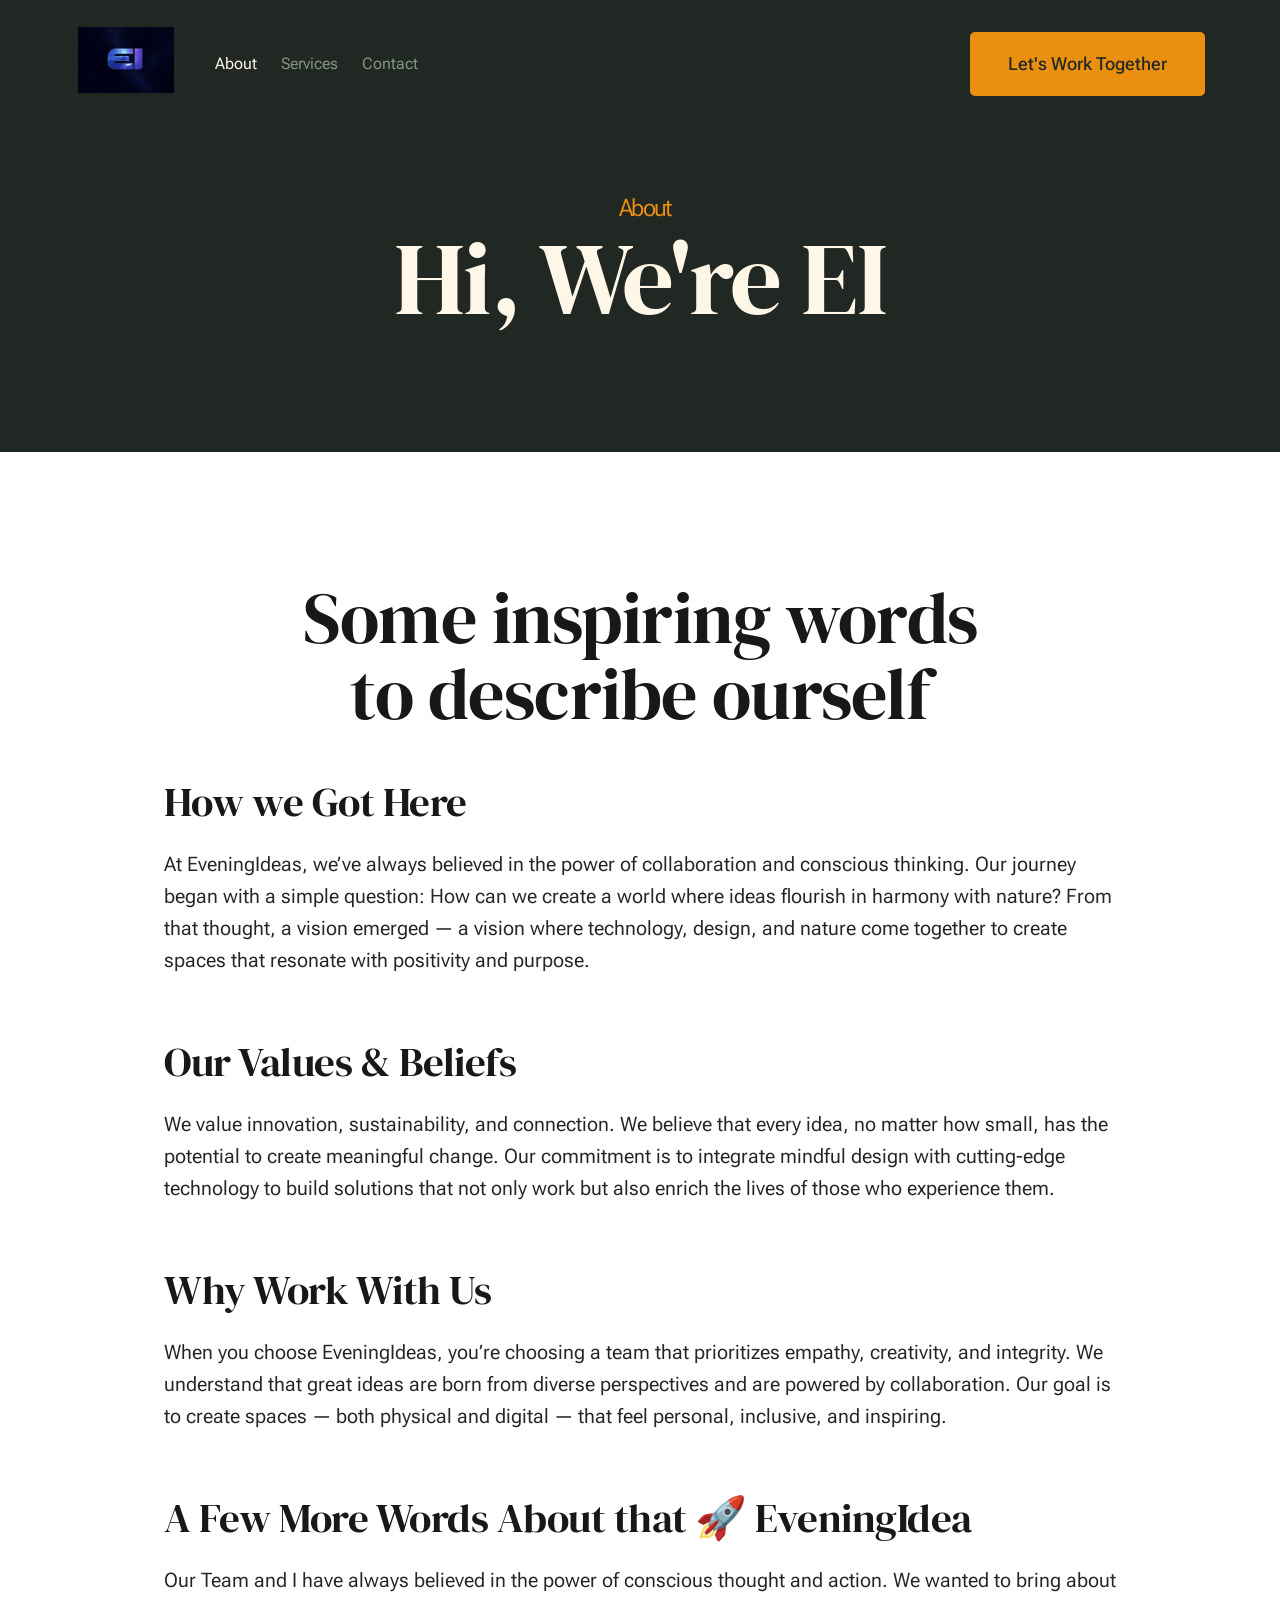
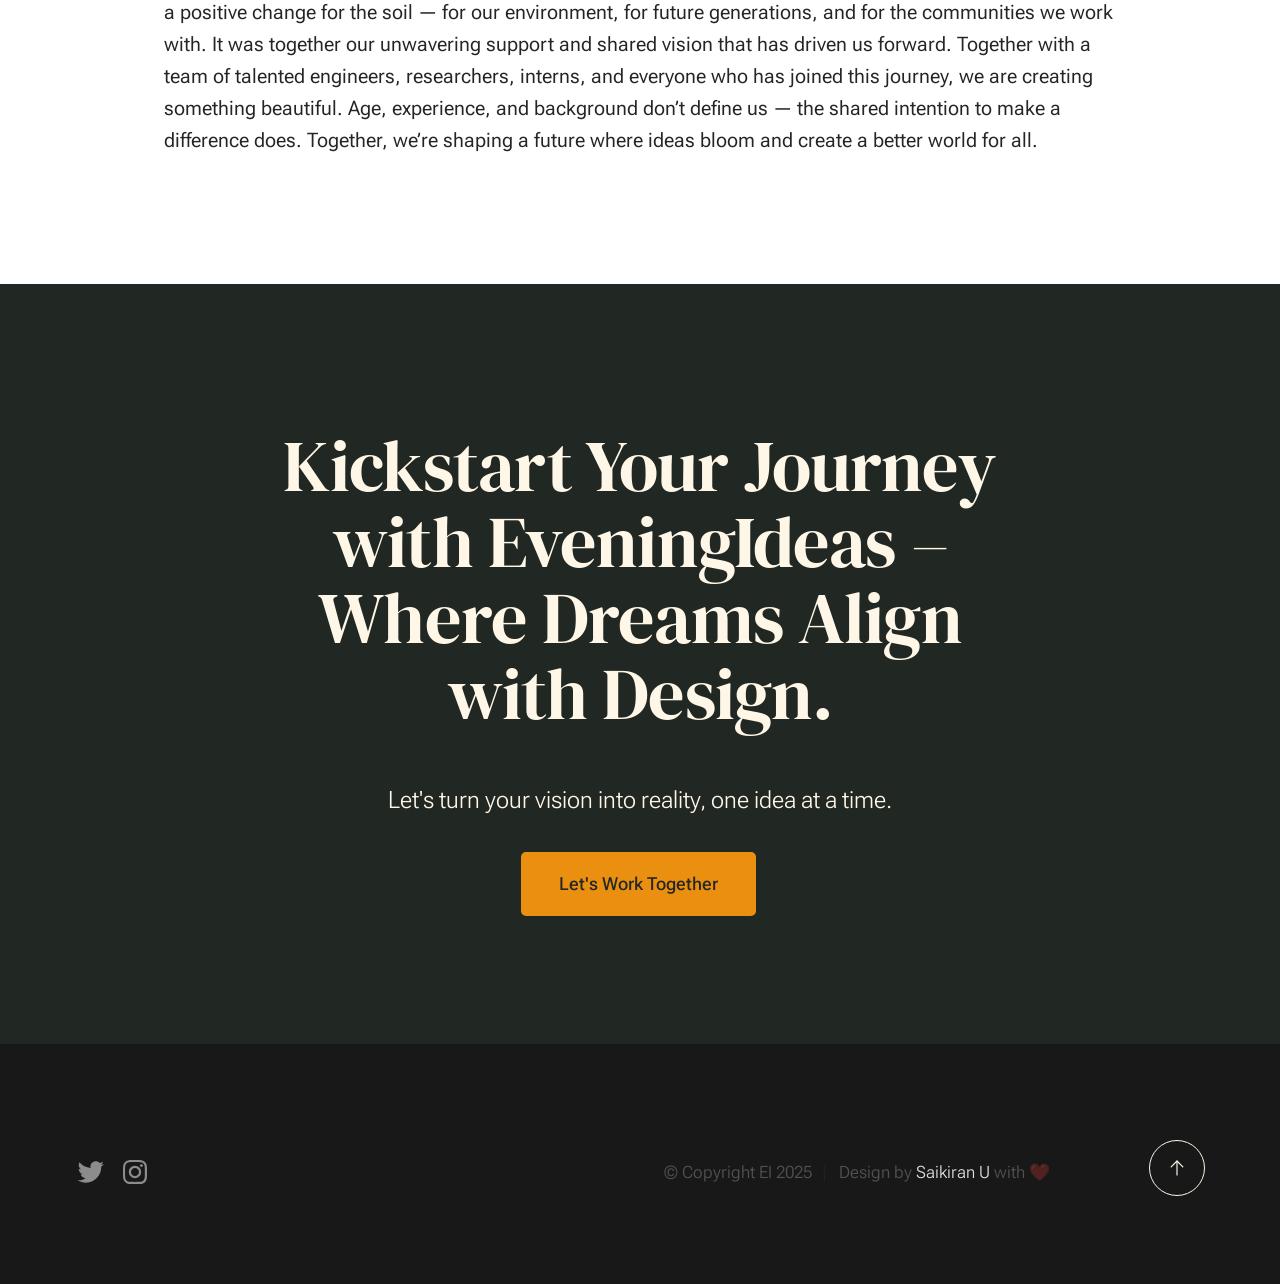
<file: about.html>
<!DOCTYPE html>
<html lang="en" class="no-js" >
<head>

    <!--- basic page needs
    ================================================== -->
    <meta charset="utf-8">
    <meta name="viewport" content="width=device-width, initial-scale=1">
    <title>About - EI</title>

    <script>
        document.documentElement.classList.remove('no-js');
        document.documentElement.classList.add('js');
    </script>

    <!-- CSS
    ================================================== -->
    <link rel="stylesheet" href="css/vendor.css">
    <link rel="stylesheet" href="css/styles.css">

    <!-- favicons
    ================================================== -->
    <link rel="apple-touch-icon" sizes="180x180" href="apple-touch-icon.jpeg">
    <link rel="icon" type="image/png" sizes="32x32" href="favicon-32x32.jpeg">
    <link rel="icon" type="image/png" sizes="16x16" href="favicon-16x16.jpeg">
    <link rel="manifest" href="site.webmanifest">

</head>


<body id="top">


    <!-- preloader
    ================================================== -->
    <div id="preloader">
        <div id="loader" class="dots-fade">
            <div></div>
            <div></div>
            <div></div>
        </div>
    </div>


    <!-- page wrap
    ================================================== -->
    <div id="page" class="s-pagewrap">


        <!-- # site header 
        ================================================== -->
        <header class="s-header">

            <div class="row s-header__inner width-sixteen-col">

                <div class="s-header__block">
                    <div class="s-header__logo">
                        <a class="logo" href="index.html">
                            <img src="images/logo.jpeg" alt="Homepage">
                        </a>
                    </div>

                    <a class="s-header__menu-toggle" href="#0"><span>Menu</span></a>
                </div> <!-- end s-header__block -->

                <nav class="s-header__nav">
    
                    <ul class="s-header__menu-links">
                        <li class="current"><a href="about.html">About</a></li>
                        <li><a href="services.html">Services</a></li>
                        <li><a href="contact.html">Contact</a></li>
                    </ul> <!-- s-header__menu-links -->

                    <div class="s-header__contact">
                        <a href="contact.html" class="btn btn--primary s-header__contact-btn">Let's Work Together</a>                        
                    </div> <!-- s-header__contact -->
    
                </nav> <!-- end s-header__nav -->

            </div> <!-- end s-header__inner -->

        </header> <!-- end s-header -->


        <!-- # site main content
        ================================================== -->
        <section id="content" class="s-content">

               <section class="s-pageheader pageheader">
                    <div class="row">
                        <div class="column xl-12">
                            <h1 class="page-title">
                                <span class="page-title__small-type text-pretitle">About</span>
                                Hi, We're EI
                            </h1>
                            
                        </div>
                    </div>
               </section> <!-- end pageheader --> 

               <section class="s-pagecontent pagecontent">

                    <div class="row row-x-center text-center">
                        <div class="column xl-8 lg-12">
                            <h2 class="text-display-title">Some inspiring words to describe ourself</h2>
                        </div>                       
                    </div> <!-- end pageintro -->   

                    <div class="row width-narrower pagemain">
                        <div class="column xl-12"> 

                            <h2>How we Got Here</h2>
                            <p>
                                At EveningIdeas, we’ve always believed in the power of collaboration and conscious thinking. 
                                Our journey began with a simple question: How can we create a world where ideas flourish in harmony with nature? 
                                From that thought, a vision emerged — a vision where technology, design, and nature come together to create spaces that resonate with positivity and purpose.
                            </p>

                            <h2>Our Values & Beliefs</h2>

                            
                            <p>
                               We value innovation, sustainability, and connection. 
                               We believe that every idea, no matter how small, has the potential to create meaningful change. 
                               Our commitment is to integrate mindful design with cutting-edge technology to build solutions that not only work but also enrich the lives of those who experience them.
                            </p>
                            
                            <h2>Why Work With Us</h2>
                            <p>
                               When you choose EveningIdeas, you’re choosing a team that prioritizes empathy, creativity, and integrity. 
                               We understand that great ideas are born from diverse perspectives and are powered by collaboration. 
                               Our goal is to create spaces — both physical and digital — that feel personal, inclusive, and inspiring.
                            </p>

                            <h2>A Few More Words About that 🚀 EveningIdea</h2>
                            <p>
                                Our Team and I have always believed in the power of conscious thought and action. 
                                We wanted to bring about a positive change for the soil — for our environment, for future generations, and for the communities we work with. 
                                It was together our unwavering support and shared vision that has driven us forward. Together with a team of talented engineers, researchers, interns, and 
                                everyone who has joined this journey, 
                                we are creating something beautiful. Age, experience, and background don’t define us — 
                                the shared intention to make a difference does. Together, we’re shaping a future where ideas bloom and 
                                create a better world for all.
                            </p>

                        </div> <!-- end grid-block-->
                    </div> <!-- end pagemain -->

               </section> <!-- pagecontent -->

    

        </section> <!-- s-content-->

        <!-- # cta
        ================================================== -->
        <section id="cta" class="s-cta"> 

            <div class="row row-x-center text-center">
                <div class="column xl-8 lg-12">

                    <div class="s-cta__content">
                        <h2 class="text-display-title">
                            Kickstart Your Journey with EveningIdeas – Where Dreams Align with Design.
                        </h2>
                        <p class="lead">
                            Let's turn your vision into reality, one idea at a time.
                        </p>
                        <a href="contact.html" class="btn btn--primary">Let's Work Together</a>
                    </div>

                </div>
            </div>

        </section> <!-- end s-cta -->

        


        <!-- # footer 
        ================================================== -->
        <footer class="s-footer">
            <div class="row s-footer__bottom">
                <div class="column xl-6 lg-12">
                    <ul class="s-footer__social social-list">
                        <li>
                            <a href="#0">
                                <svg xmlns="http://www.w3.org/2000/svg" width="24" height="24" viewBox="0 0 24 24" style="fill:rgba(0, 0, 0, 1);transform:;-ms-filter:"><path d="M19.633,7.997c0.013,0.175,0.013,0.349,0.013,0.523c0,5.325-4.053,11.461-11.46,11.461c-2.282,0-4.402-0.661-6.186-1.809 c0.324,0.037,0.636,0.05,0.973,0.05c1.883,0,3.616-0.636,5.001-1.721c-1.771-0.037-3.255-1.197-3.767-2.793 c0.249,0.037,0.499,0.062,0.761,0.062c0.361,0,0.724-0.05,1.061-0.137c-1.847-0.374-3.23-1.995-3.23-3.953v-0.05 c0.537,0.299,1.16,0.486,1.82,0.511C3.534,9.419,2.823,8.184,2.823,6.787c0-0.748,0.199-1.434,0.548-2.032 c1.983,2.443,4.964,4.04,8.306,4.215c-0.062-0.3-0.1-0.611-0.1-0.923c0-2.22,1.796-4.028,4.028-4.028 c1.16,0,2.207,0.486,2.943,1.272c0.91-0.175,1.782-0.512,2.556-0.973c-0.299,0.935-0.936,1.721-1.771,2.22 c0.811-0.088,1.597-0.312,2.319-0.624C21.104,6.712,20.419,7.423,19.633,7.997z"></path></svg>
                                <span class="u-screen-reader-text">Twitter</span>
                            </a>
                        </li>
                        <li>
                            <a href="#0">
                                <svg xmlns="http://www.w3.org/2000/svg" width="24" height="24" viewBox="0 0 24 24" style="fill:rgba(0, 0, 0, 1);transform:;-ms-filter:"><path d="M11.999,7.377c-2.554,0-4.623,2.07-4.623,4.623c0,2.554,2.069,4.624,4.623,4.624c2.552,0,4.623-2.07,4.623-4.624 C16.622,9.447,14.551,7.377,11.999,7.377L11.999,7.377z M11.999,15.004c-1.659,0-3.004-1.345-3.004-3.003 c0-1.659,1.345-3.003,3.004-3.003s3.002,1.344,3.002,3.003C15.001,13.659,13.658,15.004,11.999,15.004L11.999,15.004z"></path><circle cx="16.806" cy="7.207" r="1.078"></circle><path d="M20.533,6.111c-0.469-1.209-1.424-2.165-2.633-2.632c-0.699-0.263-1.438-0.404-2.186-0.42 c-0.963-0.042-1.268-0.054-3.71-0.054s-2.755,0-3.71,0.054C7.548,3.074,6.809,3.215,6.11,3.479C4.9,3.946,3.945,4.902,3.477,6.111 c-0.263,0.7-0.404,1.438-0.419,2.186c-0.043,0.962-0.056,1.267-0.056,3.71c0,2.442,0,2.753,0.056,3.71 c0.015,0.748,0.156,1.486,0.419,2.187c0.469,1.208,1.424,2.164,2.634,2.632c0.696,0.272,1.435,0.426,2.185,0.45 c0.963,0.042,1.268,0.055,3.71,0.055s2.755,0,3.71-0.055c0.747-0.015,1.486-0.157,2.186-0.419c1.209-0.469,2.164-1.424,2.633-2.633 c0.263-0.7,0.404-1.438,0.419-2.186c0.043-0.962,0.056-1.267,0.056-3.71s0-2.753-0.056-3.71C20.941,7.57,20.801,6.819,20.533,6.111z M19.315,15.643c-0.007,0.576-0.111,1.147-0.311,1.688c-0.305,0.787-0.926,1.409-1.712,1.711c-0.535,0.199-1.099,0.303-1.67,0.311 c-0.95,0.044-1.218,0.055-3.654,0.055c-2.438,0-2.687,0-3.655-0.055c-0.569-0.007-1.135-0.112-1.669-0.311 c-0.789-0.301-1.414-0.923-1.719-1.711c-0.196-0.534-0.302-1.099-0.311-1.669c-0.043-0.95-0.053-1.218-0.053-3.654 c0-2.437,0-2.686,0.053-3.655c0.007-0.576,0.111-1.146,0.311-1.687c0.305-0.789,0.93-1.41,1.719-1.712 c0.534-0.198,1.1-0.303,1.669-0.311c0.951-0.043,1.218-0.055,3.655-0.055c2.437,0,2.687,0,3.654,0.055 c0.571,0.007,1.135,0.112,1.67,0.311c0.786,0.303,1.407,0.925,1.712,1.712c0.196,0.534,0.302,1.099,0.311,1.669 c0.043,0.951,0.054,1.218,0.054,3.655c0,2.436,0,2.698-0.043,3.654H19.315z"></path></svg>
                                <span class="u-screen-reader-text">Instagram</span>
                            </a>
                        </li>
                    </ul> <!-- end s-footer__social -->
                </div>
                <div class="column xl-6 lg-12">
                    <p class="ss-copyright">
                        <span>© Copyright EI 2025</span> 
                        <span> Design by <a href="https://x.com/saiupputuri" target="_blank">  Saikiran U </a> with ❤️</span>
                    </p>
                </div>

                <div class="ss-go-top">
                    <a class="smoothscroll" title="Back to Top" href="#top">
                        <svg xmlns="http://www.w3.org/2000/svg" viewBox="0 0 24 24" width="36" height="36" fill="none" stroke="#ffffff" stroke-width="1" stroke-linecap="round" stroke-linejoin="round">&lt;!--!  Atomicons Free 1.00 by @atisalab License - https://atomicons.com/license/ (Icons: CC BY 4.0) Copyright 2021 Atomicons --&gt;<polyline points="17 11 12 6 7 11"></polyline><line x1="12" y1="18" x2="12" y2="6"></line></svg>
                    </a>
                </div> <!-- end ss-go-top -->
            </div>
            
        </footer> <!-- end s-footer -->

    </div> <!-- end page-wrap -->

    <!-- Java Script
    ================================================== -->
    <script src="js/plugins.js"></script>
    <script src="js/main.js"></script>

</body>
</html>
</file>
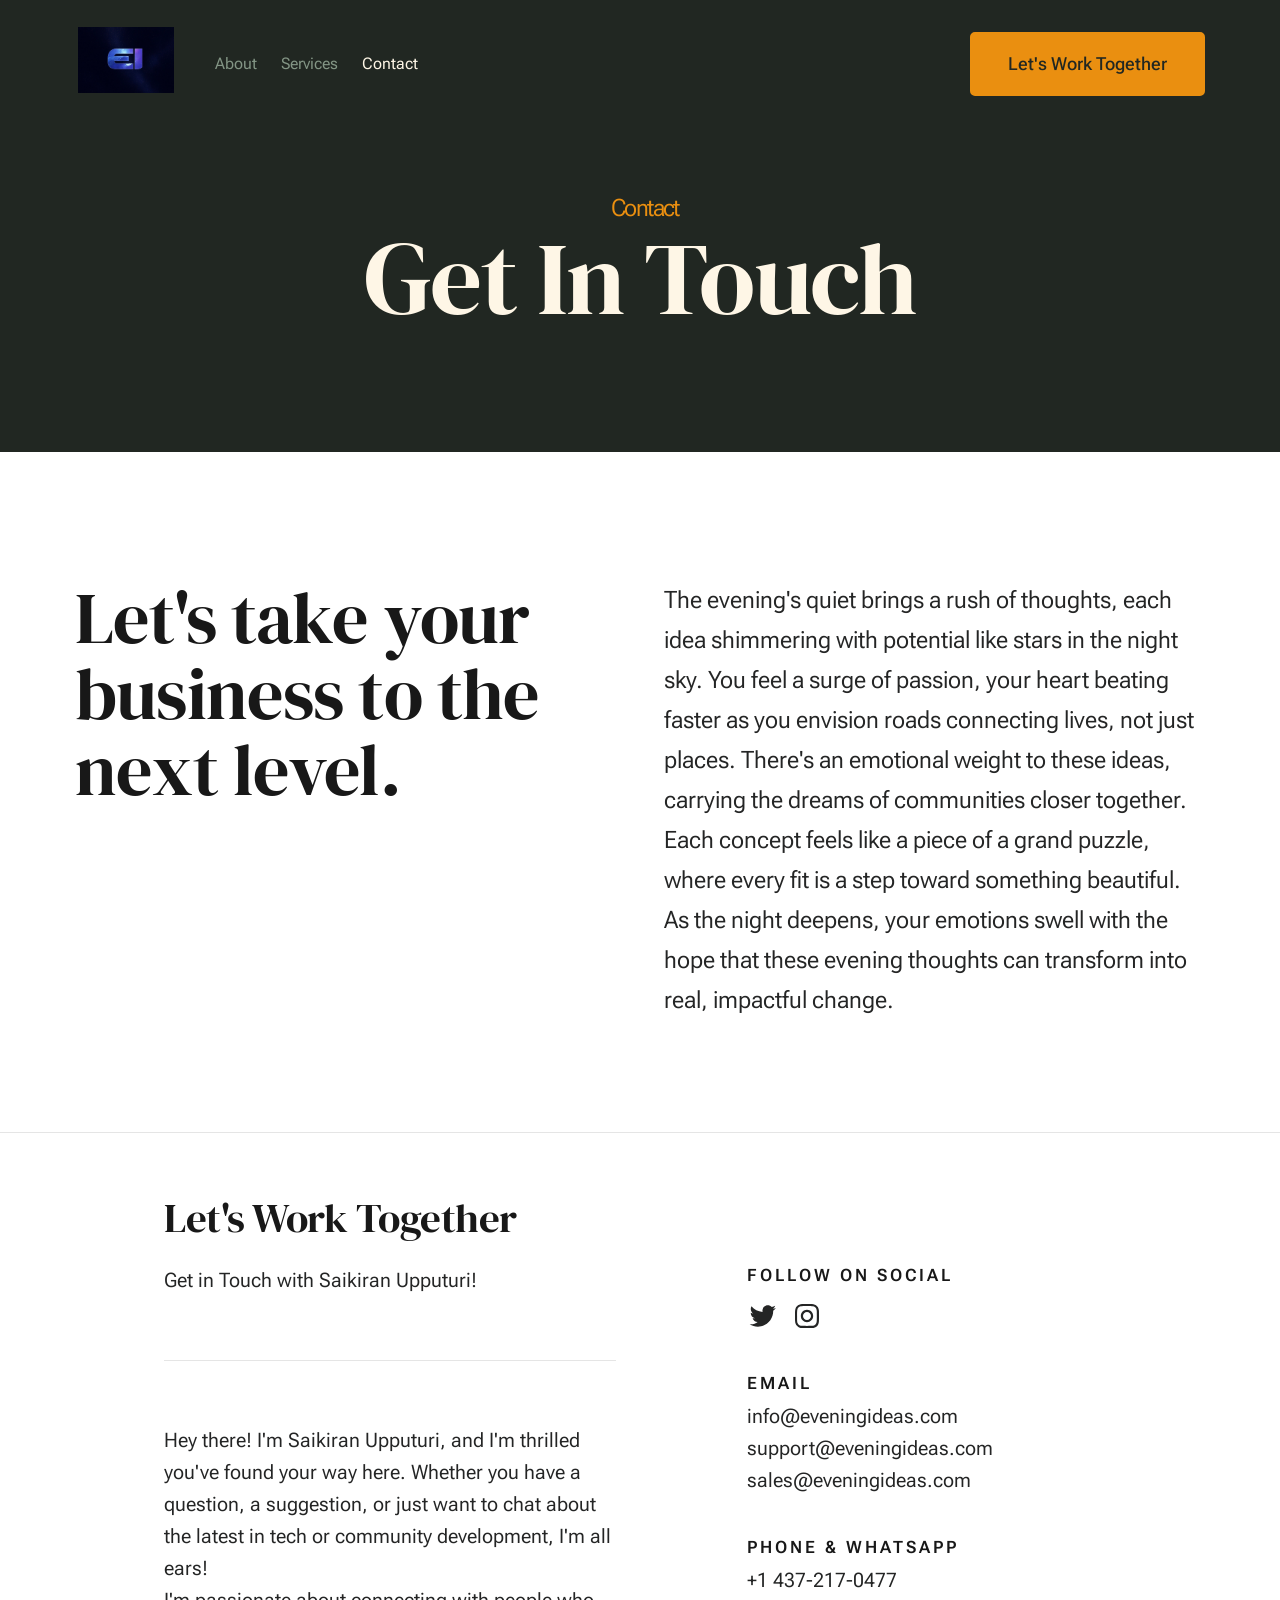
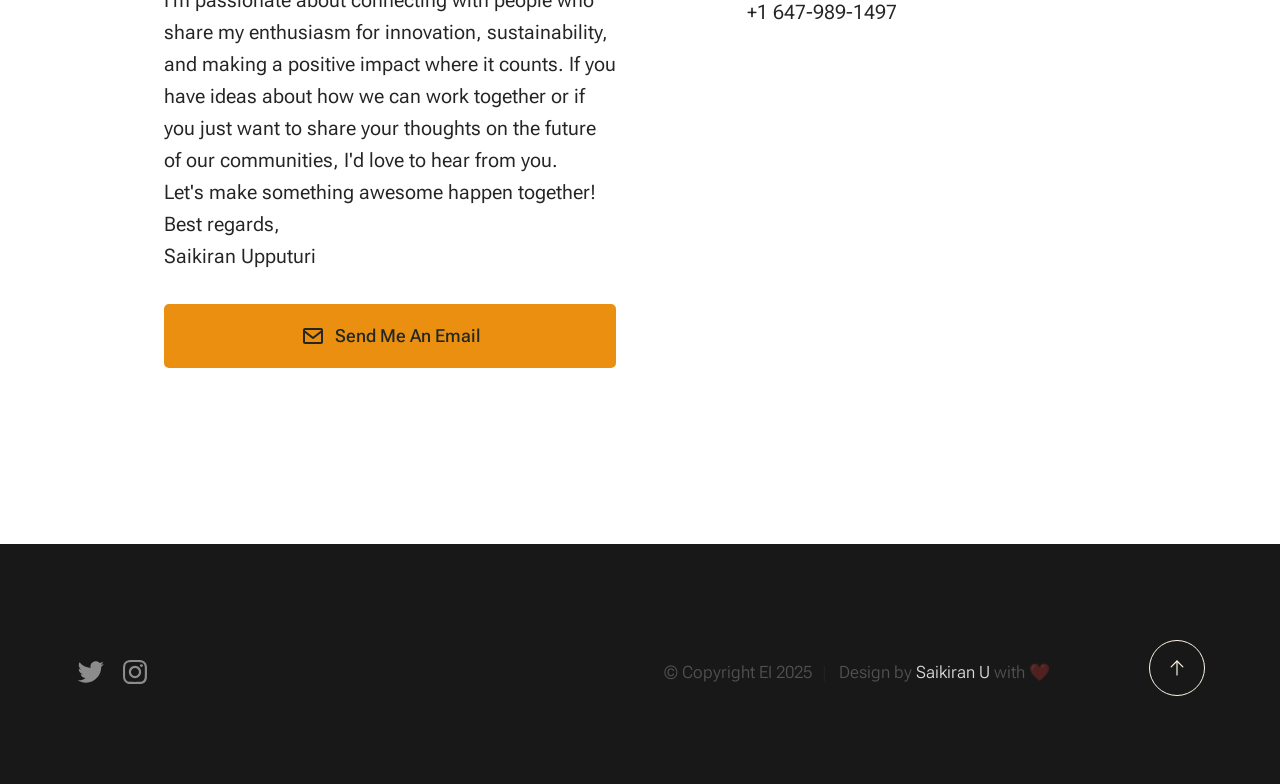
<file: contact.html>
<!DOCTYPE html>
<html lang="en" class="no-js" >
<head>

    <!--- basic page needs
    ================================================== -->
    <meta charset="utf-8">
    <meta name="viewport" content="width=device-width, initial-scale=1">
    <title>Contact - EI</title>

    <script>
        document.documentElement.classList.remove('no-js');
        document.documentElement.classList.add('js');
    </script>

    <!-- CSS
    ================================================== -->
    <link rel="stylesheet" href="css/vendor.css">
    <link rel="stylesheet" href="css/styles.css">

    <!-- favicons
    ================================================== -->
    <link rel="apple-touch-icon" sizes="180x180" href="apple-touch-icon.jpeg">
    <link rel="icon" type="image/png" sizes="32x32" href="favicon-32x32.jpeg">
    <link rel="icon" type="image/png" sizes="16x16" href="favicon-16x16.jpeg">
    <link rel="manifest" href="site.webmanifest">

</head>


<body id="top">


    <!-- preloader
    ================================================== -->
    <div id="preloader">
        <div id="loader" class="dots-fade">
            <div></div>
            <div></div>
            <div></div>
        </div>
    </div>


    <!-- page wrap
    ================================================== -->
    <div id="page" class="s-pagewrap">


        <!-- # site header 
        ================================================== -->
        <header class="s-header">
            <div class="row s-header__inner width-sixteen-col">

                <div class="s-header__block">
                    <div class="s-header__logo">
                        <a class="logo" href="index.html">
                            <img src="images/logo.jpeg" alt="Homepage">
                        </a>
                    </div>

                    <a class="s-header__menu-toggle" href="#0"><span>Menu</span></a>
                </div> <!-- end s-header__block -->

                <nav class="s-header__nav">
    
                    <ul class="s-header__menu-links">
                        <li><a href="about.html">About</a></li>
                        <li><a href="services.html">Services</a></li>
                        <li class="current"><a href="contact.html">Contact</a></li>
                    </ul> <!-- s-header__menu-links -->

                    <div class="s-header__contact">
                        <a href="contact.html" class="btn btn--primary s-header__contact-btn">Let's Work Together</a>                        
                    </div> <!-- s-header__contact -->
    
                </nav> <!-- end s-header__nav -->

            </div> <!-- end s-header__inner -->
        </header> <!-- end s-header -->


        <!-- # site main content
        ================================================== -->
        <section id="content" class="s-content">

               <section class="s-pageheader pageheader">
                    <div class="row">
                        <div class="column xl-12">
                            <h1 class="page-title">
                                <span class="page-title__small-type text-pretitle">Contact</span>
                                Get In Touch
                            </h1>                            
                        </div>
                    </div>
               </section> <!--pageheader -->  

               <section class="s-pagecontent pagecontent">

                    <div class="row pageintro">
                        <div class="column xl-6 lg-12">
                            <h2 class="text-display-title">Let's take your business to the next level.</h2>
                        </div>
                        <div class="column xl-6 lg-12 u-flexitem-x-right">
                            <p class="lead">
                                The evening's quiet brings a rush of thoughts, each idea shimmering with potential like stars in the night sky. 
                                You feel a surge of passion, your heart beating faster as you envision roads connecting lives, not just places. 
                                There's an emotional weight to these ideas, carrying the dreams of communities closer together. 
                                Each concept feels like a piece of a grand puzzle, where every fit is a step toward something beautiful. 
                                As the night deepens, your emotions swell with the hope that these evening thoughts can transform into real, impactful change.
                            </p>
                        </div>                       
                    </div> <!-- pageintro -->   
                    <hr>
                    
                    <!--<div class="row pagemedia">
                        <d class="column xl-12">
                            <figure class="page-media">                                
                                <img src="images/thumbs/contact/contact-1200.jpg" 
                                     srcset="images/thumbs/contact/contact-2400.jpg 2400w, 
                                             images/thumbs/contact/contact-1200.jpg 1200w, 
                                             images/thumbs/contact/contact-600.jpg 600w" sizes="(max-width: 2400px) 100vw, 2400px" alt="">
                            </figure>
                        </d>
                    </div> <!-- pagemedia --> 

                    <div class="row width-narrower pagemain">
                        <div class="column xl-12">
                            <h2>Let's Work Together</h2>

                            <div class="row">
                                <div class="column xl-6 md-12 contact-cta">     
                                    <p>
                                        Get in Touch with Saikiran Upputuri!<br><hr>

                                        Hey there! I'm Saikiran Upputuri, and I'm thrilled you've found your way here. Whether you have a question, a suggestion, or just want to chat about the latest in tech or community development, I'm all ears!<br>
                                        I'm passionate about connecting with people who share my enthusiasm for innovation, sustainability, and making a positive impact where it counts. If you have ideas about how we can work together or if you just want to share your thoughts on the future of our communities, I'd love to hear from you.<br>
                                        
                                        Let's make something awesome happen together!<br>
                                        
                                        Best regards,<br>
                                        Saikiran Upputuri
                                        
                                    </p>
        
                                    <a href="mailto:#0" class="btn btn--primary u-fullwidth contact-btn">
                                        <svg xmlns="http://www.w3.org/2000/svg" width="24" height="24" viewBox="0 0 24 24" style="fill: rgba(0, 0, 0, 1);transform: ;msFilter:;"><path d="M20 4H4c-1.103 0-2 .897-2 2v12c0 1.103.897 2 2 2h16c1.103 0 2-.897 2-2V6c0-1.103-.897-2-2-2zm0 2v.511l-8 6.223-8-6.222V6h16zM4 18V9.044l7.386 5.745a.994.994 0 0 0 1.228 0L20 9.044 20.002 18H4z"></path></svg>
                                        Send Me An Email
                                    </a>
                                </div> 
                                <div class="column xl-5 md-12 u-flexitem-x-right">

                                    <div class="contact-block">
                                        <h6>Follow On Social</h6>
                                        <ul class="contact-social social-list">
                                        
                                            <li>
                                                <a href="#0">
                                                    <svg xmlns="http://www.w3.org/2000/svg" width="24" height="24" viewBox="0 0 24 24" style="fill:rgba(0, 0, 0, 1);transform:;-ms-filter:"><path d="M19.633,7.997c0.013,0.175,0.013,0.349,0.013,0.523c0,5.325-4.053,11.461-11.46,11.461c-2.282,0-4.402-0.661-6.186-1.809 c0.324,0.037,0.636,0.05,0.973,0.05c1.883,0,3.616-0.636,5.001-1.721c-1.771-0.037-3.255-1.197-3.767-2.793 c0.249,0.037,0.499,0.062,0.761,0.062c0.361,0,0.724-0.05,1.061-0.137c-1.847-0.374-3.23-1.995-3.23-3.953v-0.05 c0.537,0.299,1.16,0.486,1.82,0.511C3.534,9.419,2.823,8.184,2.823,6.787c0-0.748,0.199-1.434,0.548-2.032 c1.983,2.443,4.964,4.04,8.306,4.215c-0.062-0.3-0.1-0.611-0.1-0.923c0-2.22,1.796-4.028,4.028-4.028 c1.16,0,2.207,0.486,2.943,1.272c0.91-0.175,1.782-0.512,2.556-0.973c-0.299,0.935-0.936,1.721-1.771,2.22 c0.811-0.088,1.597-0.312,2.319-0.624C21.104,6.712,20.419,7.423,19.633,7.997z"></path></svg>
                                                    <span class="u-screen-reader-text">Twitter</span>
                                                </a>
                                            </li>
                                            <li>
                                                <a href="#0">
                                                    <svg xmlns="http://www.w3.org/2000/svg" width="24" height="24" viewBox="0 0 24 24" style="fill:rgba(0, 0, 0, 1);transform:;-ms-filter:"><path d="M11.999,7.377c-2.554,0-4.623,2.07-4.623,4.623c0,2.554,2.069,4.624,4.623,4.624c2.552,0,4.623-2.07,4.623-4.624 C16.622,9.447,14.551,7.377,11.999,7.377L11.999,7.377z M11.999,15.004c-1.659,0-3.004-1.345-3.004-3.003 c0-1.659,1.345-3.003,3.004-3.003s3.002,1.344,3.002,3.003C15.001,13.659,13.658,15.004,11.999,15.004L11.999,15.004z"></path><circle cx="16.806" cy="7.207" r="1.078"></circle><path d="M20.533,6.111c-0.469-1.209-1.424-2.165-2.633-2.632c-0.699-0.263-1.438-0.404-2.186-0.42 c-0.963-0.042-1.268-0.054-3.71-0.054s-2.755,0-3.71,0.054C7.548,3.074,6.809,3.215,6.11,3.479C4.9,3.946,3.945,4.902,3.477,6.111 c-0.263,0.7-0.404,1.438-0.419,2.186c-0.043,0.962-0.056,1.267-0.056,3.71c0,2.442,0,2.753,0.056,3.71 c0.015,0.748,0.156,1.486,0.419,2.187c0.469,1.208,1.424,2.164,2.634,2.632c0.696,0.272,1.435,0.426,2.185,0.45 c0.963,0.042,1.268,0.055,3.71,0.055s2.755,0,3.71-0.055c0.747-0.015,1.486-0.157,2.186-0.419c1.209-0.469,2.164-1.424,2.633-2.633 c0.263-0.7,0.404-1.438,0.419-2.186c0.043-0.962,0.056-1.267,0.056-3.71s0-2.753-0.056-3.71C20.941,7.57,20.801,6.819,20.533,6.111z M19.315,15.643c-0.007,0.576-0.111,1.147-0.311,1.688c-0.305,0.787-0.926,1.409-1.712,1.711c-0.535,0.199-1.099,0.303-1.67,0.311 c-0.95,0.044-1.218,0.055-3.654,0.055c-2.438,0-2.687,0-3.655-0.055c-0.569-0.007-1.135-0.112-1.669-0.311 c-0.789-0.301-1.414-0.923-1.719-1.711c-0.196-0.534-0.302-1.099-0.311-1.669c-0.043-0.95-0.053-1.218-0.053-3.654 c0-2.437,0-2.686,0.053-3.655c0.007-0.576,0.111-1.146,0.311-1.687c0.305-0.789,0.93-1.41,1.719-1.712 c0.534-0.198,1.1-0.303,1.669-0.311c0.951-0.043,1.218-0.055,3.655-0.055c2.437,0,2.687,0,3.654,0.055 c0.571,0.007,1.135,0.112,1.67,0.311c0.786,0.303,1.407,0.925,1.712,1.712c0.196,0.534,0.302,1.099,0.311,1.669 c0.043,0.951,0.054,1.218,0.054,3.655c0,2.436,0,2.698-0.043,3.654H19.315z"></path></svg>
                                                    <span class="u-screen-reader-text">Instagram</span>
                                                </a>
                                            </li>
                                        
                                        </ul> <!-- end s-footer__social -->
                                    </div>

                                    <div class="contact-block">
                                        <h6>Email</h6>
                                        <a href="mailto:#0">info@eveningideas.com</a>
                                        <a href="mailto:#0">support@eveningideas.com</a>
                                        <a href="mailto:#0">sales@eveningideas.com</a>
                                    </div>

                                    <div class="contact-block">
                                        <h6>Phone & Whatsapp</h6>
                                        <ul class="contact-list">
                                            <li><a href="tel:197-543-2345">+1 437-217-0477</a></li>
                                            <li><a href="tel:197-123-9876">+1 647-989-1497</a></li>
                                        </ul>
                                    </div>

                                </div>
                            </div>
                        </div>                        
                    </div> <!-- end pagemain -->

               </section> <!-- pagecontent -->

    

        </section> <!-- s-content-->

        <!-- # footer 
        ================================================== -->
        <footer class="s-footer">
            <div class="row s-footer__bottom">
                <div class="column xl-6 lg-12">
                    <ul class="s-footer__social social-list">
                        <li>
                            <a href="#0">
                                <svg xmlns="http://www.w3.org/2000/svg" width="24" height="24" viewBox="0 0 24 24" style="fill:rgba(0, 0, 0, 1);transform:;-ms-filter:"><path d="M19.633,7.997c0.013,0.175,0.013,0.349,0.013,0.523c0,5.325-4.053,11.461-11.46,11.461c-2.282,0-4.402-0.661-6.186-1.809 c0.324,0.037,0.636,0.05,0.973,0.05c1.883,0,3.616-0.636,5.001-1.721c-1.771-0.037-3.255-1.197-3.767-2.793 c0.249,0.037,0.499,0.062,0.761,0.062c0.361,0,0.724-0.05,1.061-0.137c-1.847-0.374-3.23-1.995-3.23-3.953v-0.05 c0.537,0.299,1.16,0.486,1.82,0.511C3.534,9.419,2.823,8.184,2.823,6.787c0-0.748,0.199-1.434,0.548-2.032 c1.983,2.443,4.964,4.04,8.306,4.215c-0.062-0.3-0.1-0.611-0.1-0.923c0-2.22,1.796-4.028,4.028-4.028 c1.16,0,2.207,0.486,2.943,1.272c0.91-0.175,1.782-0.512,2.556-0.973c-0.299,0.935-0.936,1.721-1.771,2.22 c0.811-0.088,1.597-0.312,2.319-0.624C21.104,6.712,20.419,7.423,19.633,7.997z"></path></svg>
                                <span class="u-screen-reader-text">Twitter</span>
                            </a>
                        </li>
                        <li>
                            <a href="#0">
                                <svg xmlns="http://www.w3.org/2000/svg" width="24" height="24" viewBox="0 0 24 24" style="fill:rgba(0, 0, 0, 1);transform:;-ms-filter:"><path d="M11.999,7.377c-2.554,0-4.623,2.07-4.623,4.623c0,2.554,2.069,4.624,4.623,4.624c2.552,0,4.623-2.07,4.623-4.624 C16.622,9.447,14.551,7.377,11.999,7.377L11.999,7.377z M11.999,15.004c-1.659,0-3.004-1.345-3.004-3.003 c0-1.659,1.345-3.003,3.004-3.003s3.002,1.344,3.002,3.003C15.001,13.659,13.658,15.004,11.999,15.004L11.999,15.004z"></path><circle cx="16.806" cy="7.207" r="1.078"></circle><path d="M20.533,6.111c-0.469-1.209-1.424-2.165-2.633-2.632c-0.699-0.263-1.438-0.404-2.186-0.42 c-0.963-0.042-1.268-0.054-3.71-0.054s-2.755,0-3.71,0.054C7.548,3.074,6.809,3.215,6.11,3.479C4.9,3.946,3.945,4.902,3.477,6.111 c-0.263,0.7-0.404,1.438-0.419,2.186c-0.043,0.962-0.056,1.267-0.056,3.71c0,2.442,0,2.753,0.056,3.71 c0.015,0.748,0.156,1.486,0.419,2.187c0.469,1.208,1.424,2.164,2.634,2.632c0.696,0.272,1.435,0.426,2.185,0.45 c0.963,0.042,1.268,0.055,3.71,0.055s2.755,0,3.71-0.055c0.747-0.015,1.486-0.157,2.186-0.419c1.209-0.469,2.164-1.424,2.633-2.633 c0.263-0.7,0.404-1.438,0.419-2.186c0.043-0.962,0.056-1.267,0.056-3.71s0-2.753-0.056-3.71C20.941,7.57,20.801,6.819,20.533,6.111z M19.315,15.643c-0.007,0.576-0.111,1.147-0.311,1.688c-0.305,0.787-0.926,1.409-1.712,1.711c-0.535,0.199-1.099,0.303-1.67,0.311 c-0.95,0.044-1.218,0.055-3.654,0.055c-2.438,0-2.687,0-3.655-0.055c-0.569-0.007-1.135-0.112-1.669-0.311 c-0.789-0.301-1.414-0.923-1.719-1.711c-0.196-0.534-0.302-1.099-0.311-1.669c-0.043-0.95-0.053-1.218-0.053-3.654 c0-2.437,0-2.686,0.053-3.655c0.007-0.576,0.111-1.146,0.311-1.687c0.305-0.789,0.93-1.41,1.719-1.712 c0.534-0.198,1.1-0.303,1.669-0.311c0.951-0.043,1.218-0.055,3.655-0.055c2.437,0,2.687,0,3.654,0.055 c0.571,0.007,1.135,0.112,1.67,0.311c0.786,0.303,1.407,0.925,1.712,1.712c0.196,0.534,0.302,1.099,0.311,1.669 c0.043,0.951,0.054,1.218,0.054,3.655c0,2.436,0,2.698-0.043,3.654H19.315z"></path></svg>
                                <span class="u-screen-reader-text">Instagram</span>
                            </a>
                        </li>
                    </ul> <!-- end s-footer__social -->
                </div>
                <div class="column xl-6 lg-12">
                    <p class="ss-copyright">
                        <span>© Copyright EI 2025</span> 
                        <span> Design by <a href="https://x.com/saiupputuri" target="_blank">  Saikiran U </a> with ❤️</span>
                    </p>
                </div>

                <div class="ss-go-top">
                    <a class="smoothscroll" title="Back to Top" href="#top">
                        <svg xmlns="http://www.w3.org/2000/svg" viewBox="0 0 24 24" width="36" height="36" fill="none" stroke="#ffffff" stroke-width="1" stroke-linecap="round" stroke-linejoin="round">&lt;!--!  Atomicons Free 1.00 by @atisalab License - https://atomicons.com/license/ (Icons: CC BY 4.0) Copyright 2021 Atomicons --&gt;<polyline points="17 11 12 6 7 11"></polyline><line x1="12" y1="18" x2="12" y2="6"></line></svg>
                    </a>
                </div> <!-- end ss-go-top -->
            </div>
            
        </footer> <!-- end s-footer -->

    </div> <!-- end page-wrap -->

    <!-- Java Script
    ================================================== -->
    <script src="js/plugins.js"></script>
    <script src="js/main.js"></script>

</body>
</html>
</file>
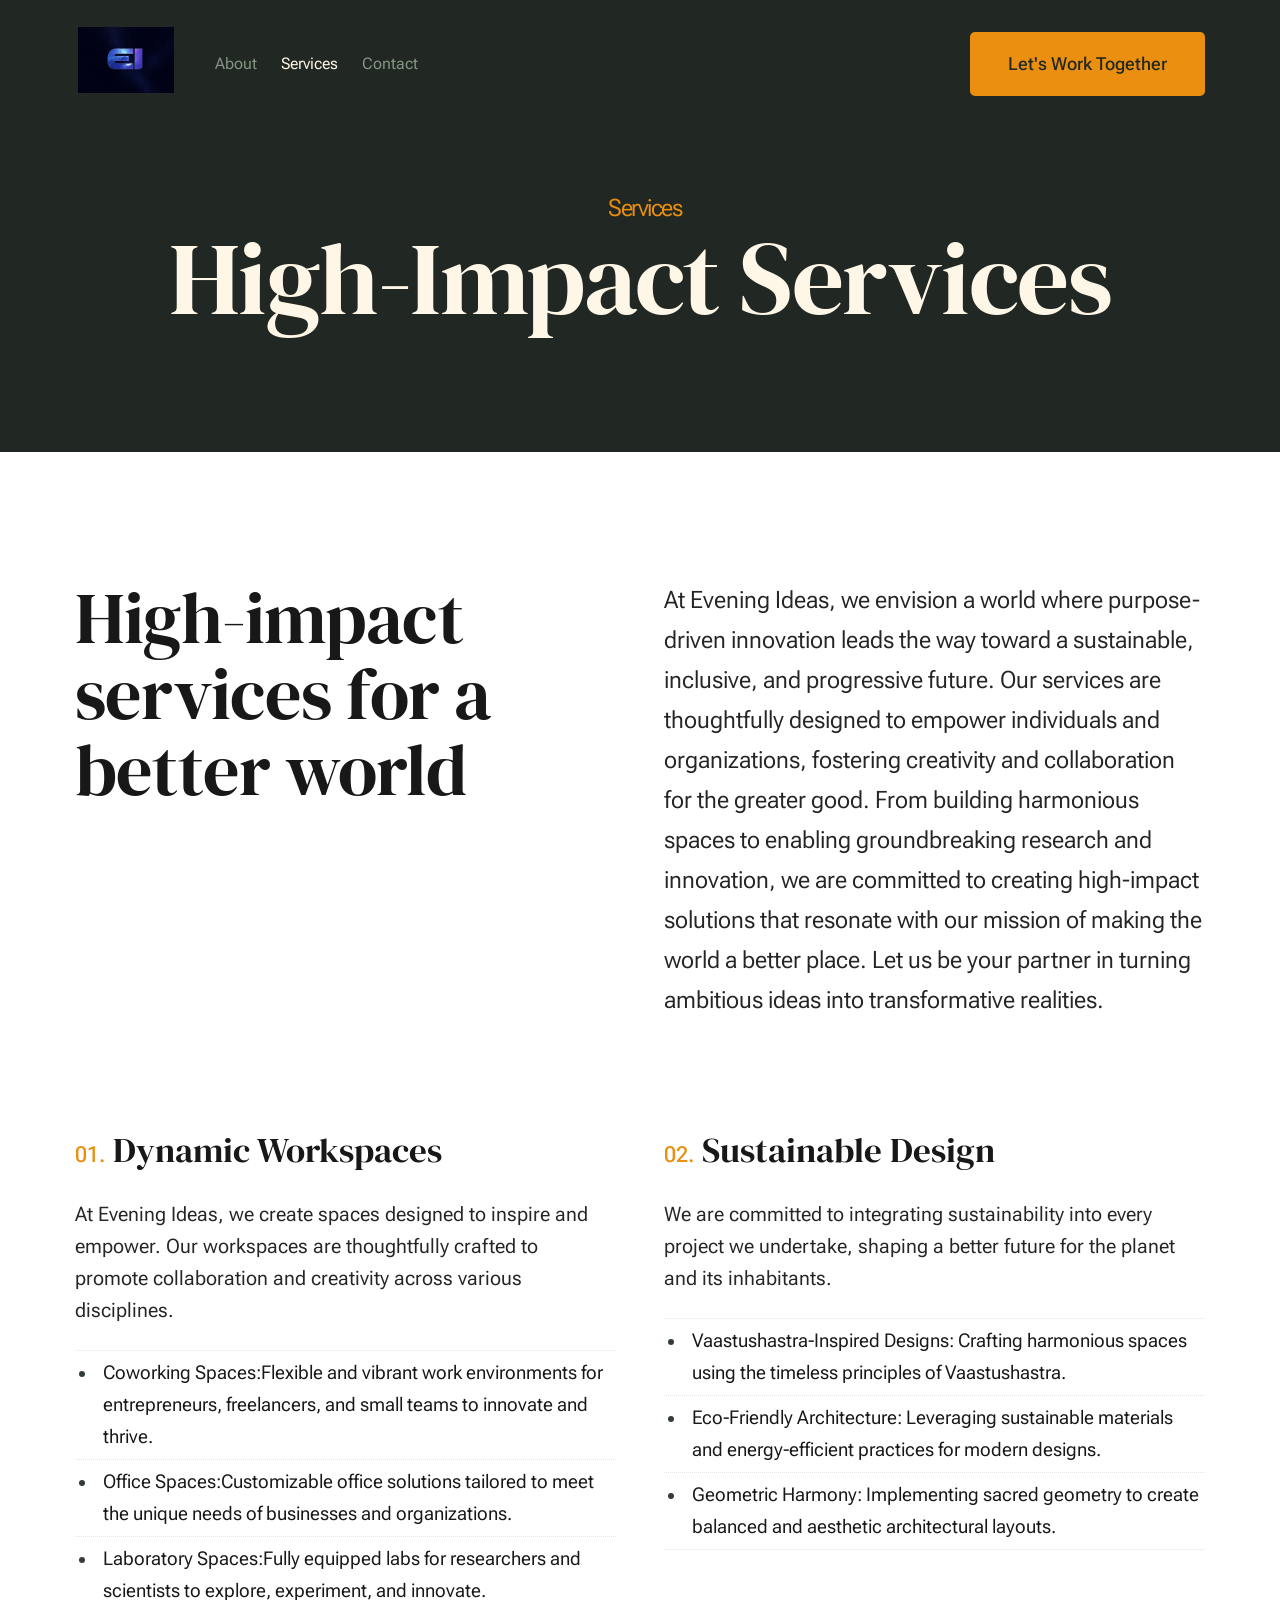
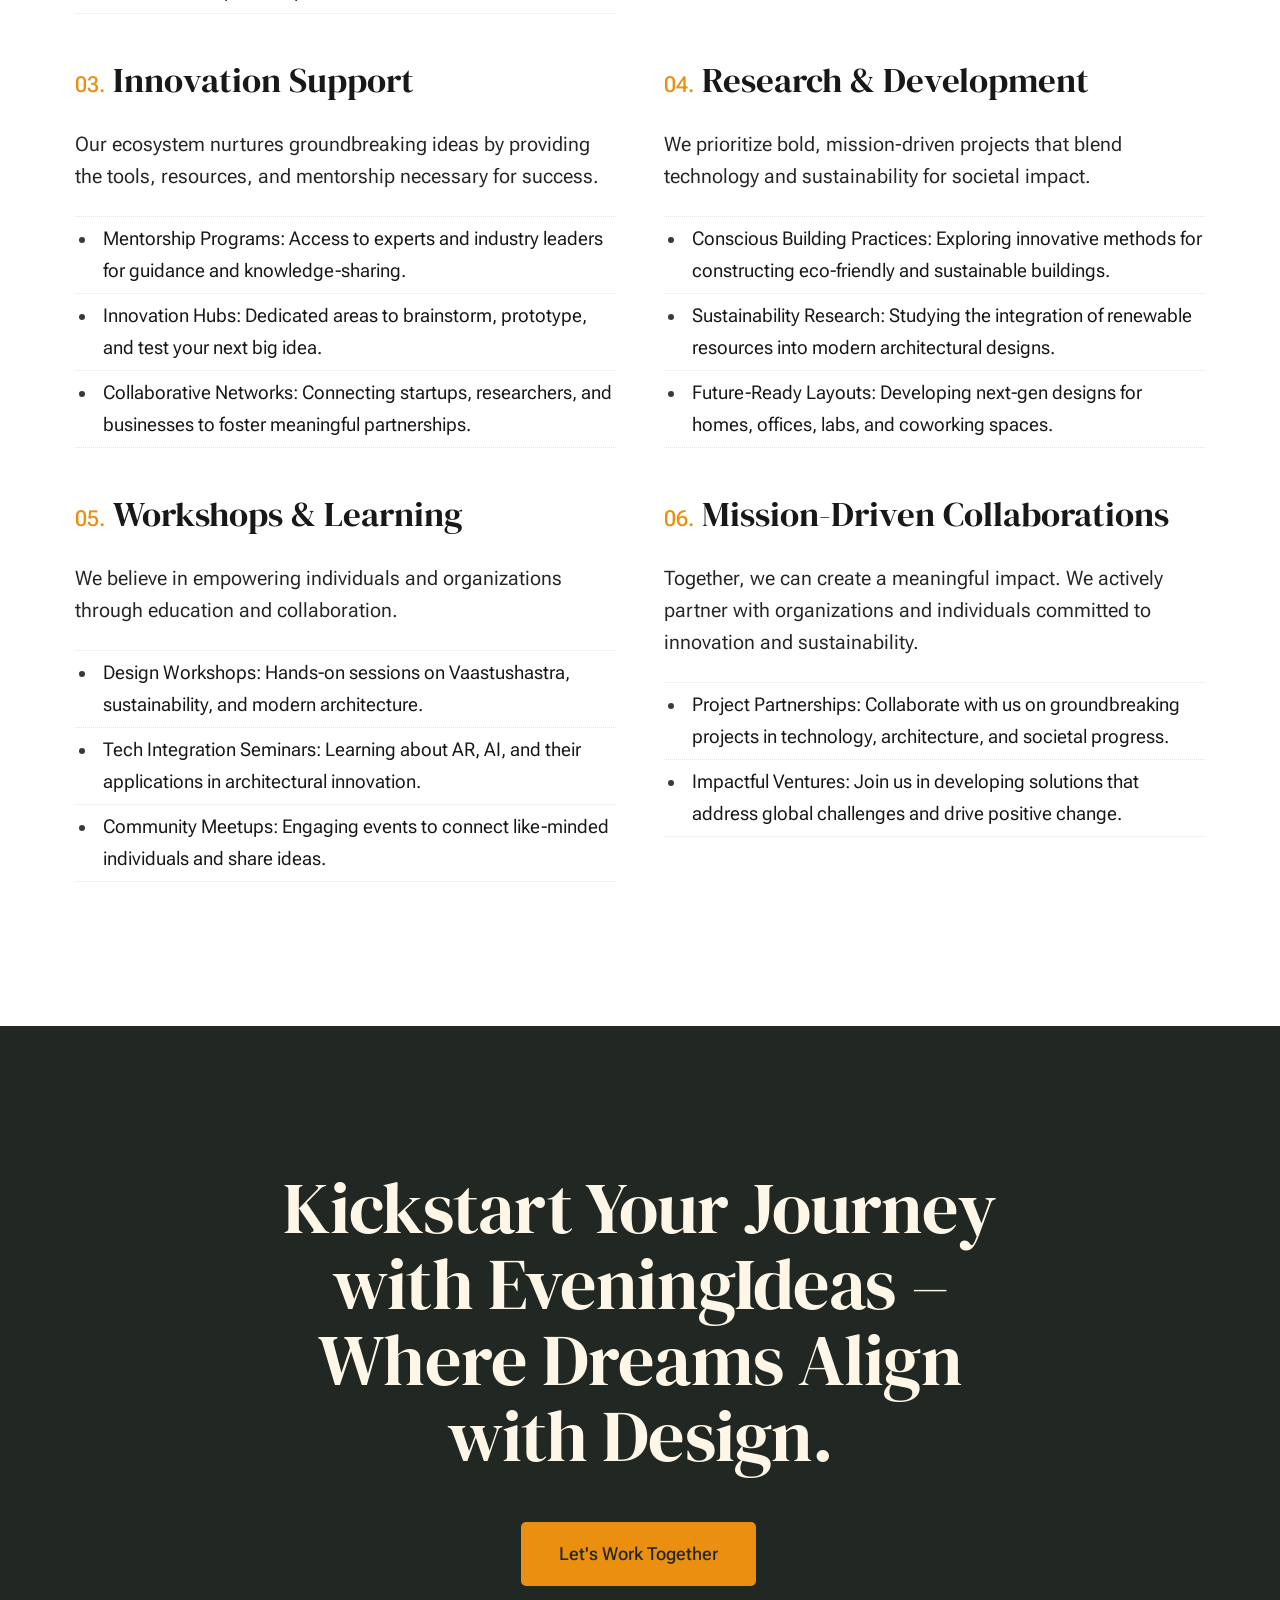
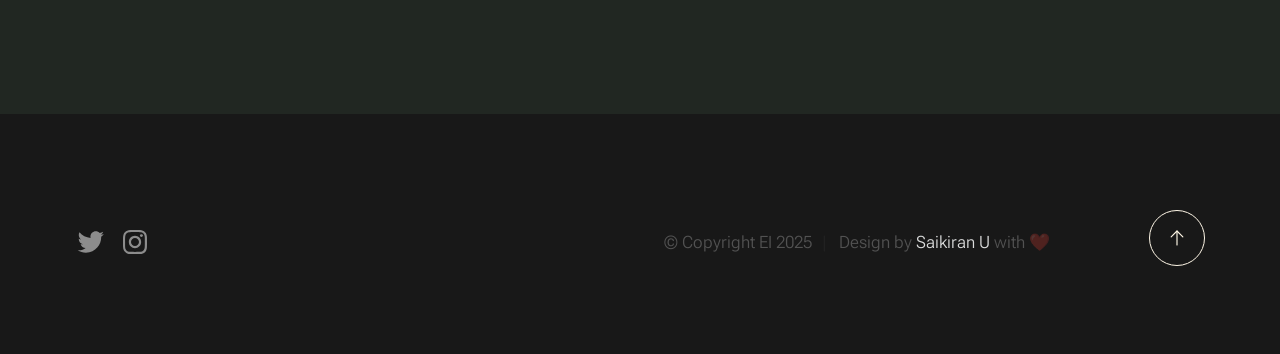
<file: services.html>
<!DOCTYPE html>
<html lang="en" class="no-js" >
<head>

    <!--- basic page needs
    ================================================== -->
    <meta charset="utf-8">
    <meta name="viewport" content="width=device-width, initial-scale=1">
    <title>Services - EI</title>

    <script>
        document.documentElement.classList.remove('no-js');
        document.documentElement.classList.add('js');
    </script>

    <!-- CSS
    ================================================== -->
    <link rel="stylesheet" href="css/vendor.css">
    <link rel="stylesheet" href="css/styles.css">

    <!-- favicons
    ================================================== -->
    <link rel="apple-touch-icon" sizes="180x180" href="apple-touch-icon.jpeg">
    <link rel="icon" type="image/png" sizes="32x32" href="favicon-32x32.jpeg">
    <link rel="icon" type="image/png" sizes="16x16" href="favicon-16x16.jpeg">
    <link rel="manifest" href="site.webmanifest">

</head>


<body id="top">


    <!-- preloader
    ================================================== -->
    <div id="preloader">
        <div id="loader" class="dots-fade">
            <div></div>
            <div></div>
            <div></div>
        </div>
    </div>


    <!-- page wrap
    ================================================== -->
    <div id="page" class="s-pagewrap">

        <!-- # site header 
        ================================================== -->
        <header class="s-header">

            <div class="row s-header__inner width-sixteen-col">

                <div class="s-header__block">
                    <div class="s-header__logo">
                        <a class="logo" href="index.html">
                            <img src="images/logo.jpeg" alt="Homepage">
                        </a>
                    </div>

                    <a class="s-header__menu-toggle" href="#0"><span>Menu</span></a>
                </div> <!-- end s-header__block -->

                <nav class="s-header__nav">
    
                    <ul class="s-header__menu-links">
                        <li><a href="about.html">About</a></li>
                        <li class="current"><a href="services.html">Services</a></li>
                        <li><a href="contact.html">Contact</a></li>
                    </ul> <!-- s-header__menu-links -->

                    <div class="s-header__contact">
                        <a href="contact.html" class="btn btn--primary s-header__contact-btn">Let's Work Together</a>                        
                    </div> <!-- s-header__contact -->
    
                </nav> <!-- end s-header__nav -->

            </div> <!-- end s-header__inner -->

        </header> <!-- end s-header -->

        <!-- # site main content
        ================================================== -->
        <section id="content" class="s-content">

               <section class="s-pageheader pageheader">
                    <div class="row">
                        <div class="column xl-12">
                            <h1 class="page-title">
                                <span class="page-title__small-type text-pretitle">Services</span>
                                High-Impact Services
                            </h1>
                            
                        </div>
                    </div>
               </section> <!-- pageheader -->  

               <section class="s-pagecontent pagecontent">

                    <div class="row pageintro">
                        <div class="column xl-6 lg-12">
                            <h2 class="text-display-title">High-impact services for a better world</h2>
                        </div>
                        <div class="column xl-6 lg-12 u-flexitem-x-right">
                            <p class="lead">
                                At Evening Ideas, we envision a world where purpose-driven innovation leads the way toward a sustainable, 
                                inclusive, and progressive future. 
                                Our services are thoughtfully designed to empower individuals and organizations, 
                                fostering creativity and collaboration for the greater good. 
                                From building harmonious spaces to enabling groundbreaking research and innovation, 
                                we are committed to creating high-impact solutions that resonate with our mission of making the world a better place. 
                                Let us be your partner in turning ambitious ideas into transformative realities.
                            </p>
                        </div>                       
                    </div>  <!-- pageintro -->       

                    <div class="row">
                        <div class="column xl-12 grid-block">             
                            
                            <div class="grid-full grid-list-items list-items show-ctr">
                                
                                <div class="grid-list-items__item list-items__item">
                                    <div class="list-items__item-header">
                                        <h3 class="list-items__item-title">Dynamic Workspaces</h3>
                                    </div>
                                    <div class="list-items__item-text">
                                        <p>
                                            At Evening Ideas, we create spaces designed to inspire and empower. 
                                            Our workspaces are thoughtfully crafted to promote collaboration and creativity across various disciplines.<br>
                                            <ul class ="list-services">
                                                <li>Coworking Spaces:Flexible and vibrant work environments for entrepreneurs, freelancers, and small teams to innovate and thrive.</li>
                                                <li>Office Spaces:Customizable office solutions tailored to meet the unique needs of businesses and organizations.</li>
                                                <li>Laboratory Spaces:Fully equipped labs for researchers and scientists to explore, experiment, and innovate.</li>
                                            </ul> 
                                         
                                        </p>
                                    </div>
                                </div> <!-- end list-items__item -->
                                <div class="grid-list-items__item list-items__item">
                                    <div class="list-items__item-header">
                                        <h3 class="list-items__item-title">Sustainable Design</h3>
                                    </div>
                                    <div class="list-items__item-text">
                                        <p>
                                            We are committed to integrating sustainability into every project we undertake, 
                                            shaping a better future for the planet and its inhabitants.
                                        </p>

                                        <ul class="list-services">
                                            <li>Vaastushastra-Inspired Designs: Crafting harmonious spaces using the timeless principles of Vaastushastra.</li>
                                            <li>Eco-Friendly Architecture: Leveraging sustainable materials and energy-efficient practices for modern designs.</li>
                                            <li>Geometric Harmony: Implementing sacred geometry to create balanced and aesthetic architectural layouts.</li>
                                        </ul>
                                    </div>
                                </div> <!-- end list-items__item -->
                                <div class="grid-list-items__item list-items__item">
                                    <div class="list-items__item-header">
                                        <h3 class="list-items__item-title">Innovation Support</h3>
                                    </div>
                                    <div class="list-items__item-text">
                                        <p>
                                            Our ecosystem nurtures groundbreaking ideas by providing the tools, resources, and mentorship necessary for success. 
                                        </p>

                                        <ul class="list-services">
                                            <li>Mentorship Programs: Access to experts and industry leaders for guidance and knowledge-sharing.</li>
                                            <li>Innovation Hubs: Dedicated areas to brainstorm, prototype, and test your next big idea.</li>
                                            <li>Collaborative Networks: Connecting startups, researchers, and businesses to foster meaningful partnerships.</li>
                                        </ul>
                                    </div>
                                </div> <!-- end list-items__item -->
                                <div class="grid-list-items__item list-items__item">
                                    <div class="list-items__item-header">
                                        <h3 class="list-items__item-title">Research & Development</h3>
                                    </div>
                                    <div class="list-items__item-text">
                                        <p>
                                            We prioritize bold, mission-driven projects that blend technology and sustainability for societal impact. 
                                        </p>

                                        <ul class="list-services">
                                            <li>Conscious Building Practices: Exploring innovative methods for constructing eco-friendly and sustainable buildings.</li>
                                            <li>Sustainability Research: Studying the integration of renewable resources into modern architectural designs.</li>
                                            <li>Future-Ready Layouts: Developing next-gen designs for homes, offices, labs, and coworking spaces.</li>
                                        </ul>
                                    </div>
                                </div> <!-- end list-items__item -->
                                <div class="grid-list-items__item list-items__item">
                                    <div class="list-items__item-header">
                                        <h3 class="list-items__item-title">Workshops & Learning</h3>
                                    </div>
                                    <div class="list-items__item-text">
                                        <p>
                                            We believe in empowering individuals and organizations through education and collaboration.
                                        </p>

                                        <ul class="list-services">
                                            <li>Design Workshops: Hands-on sessions on Vaastushastra, sustainability, and modern architecture.</li>
                                            <li>Tech Integration Seminars: Learning about AR, AI, and their applications in architectural innovation.</li>
                                            <li>Community Meetups: Engaging events to connect like-minded individuals and share ideas.</li>
                                        </ul>
                                    </div>
                                </div> <!-- end list-items__item -->
                                <div class="grid-list-items__item list-items__item">
                                    <div class="list-items__item-header">
                                        <h3 class="list-items__item-title">Mission-Driven Collaborations</h3>
                                    </div>
                                    <div class="list-items__item-text">
                                        <p>
                                            Together, we can create a meaningful impact. 
                                            We actively partner with organizations and individuals committed to innovation and sustainability.
                                        </p>

                                        <ul class="list-services">
                                            <li>Project Partnerships: Collaborate with us on groundbreaking projects in technology, architecture, and societal progress.</li>
                                            <li>Impactful Ventures: Join us in developing solutions that address global challenges and drive positive change.</li>
                                        </ul>
                                    </div>
                                </div> <!-- end list-items__item -->
                            </div> <!-- grid-list-items -->
                           

                        </div> <!-- end grid-block-->
                    </div> <!-- end row -->

               </section> <!-- pagecontent -->

        </section> <!-- s-content-->

        
        <section id="cta" class="s-cta">

            <div class="row row-x-center text-center">
                <div class="column xl-8 lg-12">

                    <div class="s-cta__content">
                        <h2 class="text-display-title">
                            Kickstart Your Journey with EveningIdeas – Where Dreams Align with Design.
                        </h2>
                        <a href="contact.html" class="btn btn--primary">Let's Work Together</a>
                    </div>

                </div>
            </div>

        </section> <!-- end s-cta -->


        <!-- # footer 
        ================================================== -->
        <footer class="s-footer">
            <div class="row s-footer__bottom">
                <div class="column xl-6 lg-12">
                    <ul class="s-footer__social social-list">
                        <li>
                            <a href="#0">
                                <svg xmlns="http://www.w3.org/2000/svg" width="24" height="24" viewBox="0 0 24 24" style="fill:rgba(0, 0, 0, 1);transform:;-ms-filter:"><path d="M19.633,7.997c0.013,0.175,0.013,0.349,0.013,0.523c0,5.325-4.053,11.461-11.46,11.461c-2.282,0-4.402-0.661-6.186-1.809 c0.324,0.037,0.636,0.05,0.973,0.05c1.883,0,3.616-0.636,5.001-1.721c-1.771-0.037-3.255-1.197-3.767-2.793 c0.249,0.037,0.499,0.062,0.761,0.062c0.361,0,0.724-0.05,1.061-0.137c-1.847-0.374-3.23-1.995-3.23-3.953v-0.05 c0.537,0.299,1.16,0.486,1.82,0.511C3.534,9.419,2.823,8.184,2.823,6.787c0-0.748,0.199-1.434,0.548-2.032 c1.983,2.443,4.964,4.04,8.306,4.215c-0.062-0.3-0.1-0.611-0.1-0.923c0-2.22,1.796-4.028,4.028-4.028 c1.16,0,2.207,0.486,2.943,1.272c0.91-0.175,1.782-0.512,2.556-0.973c-0.299,0.935-0.936,1.721-1.771,2.22 c0.811-0.088,1.597-0.312,2.319-0.624C21.104,6.712,20.419,7.423,19.633,7.997z"></path></svg>
                                <span class="u-screen-reader-text">Twitter</span>
                            </a>
                        </li>
                        <li>
                            <a href="#0">
                                <svg xmlns="http://www.w3.org/2000/svg" width="24" height="24" viewBox="0 0 24 24" style="fill:rgba(0, 0, 0, 1);transform:;-ms-filter:"><path d="M11.999,7.377c-2.554,0-4.623,2.07-4.623,4.623c0,2.554,2.069,4.624,4.623,4.624c2.552,0,4.623-2.07,4.623-4.624 C16.622,9.447,14.551,7.377,11.999,7.377L11.999,7.377z M11.999,15.004c-1.659,0-3.004-1.345-3.004-3.003 c0-1.659,1.345-3.003,3.004-3.003s3.002,1.344,3.002,3.003C15.001,13.659,13.658,15.004,11.999,15.004L11.999,15.004z"></path><circle cx="16.806" cy="7.207" r="1.078"></circle><path d="M20.533,6.111c-0.469-1.209-1.424-2.165-2.633-2.632c-0.699-0.263-1.438-0.404-2.186-0.42 c-0.963-0.042-1.268-0.054-3.71-0.054s-2.755,0-3.71,0.054C7.548,3.074,6.809,3.215,6.11,3.479C4.9,3.946,3.945,4.902,3.477,6.111 c-0.263,0.7-0.404,1.438-0.419,2.186c-0.043,0.962-0.056,1.267-0.056,3.71c0,2.442,0,2.753,0.056,3.71 c0.015,0.748,0.156,1.486,0.419,2.187c0.469,1.208,1.424,2.164,2.634,2.632c0.696,0.272,1.435,0.426,2.185,0.45 c0.963,0.042,1.268,0.055,3.71,0.055s2.755,0,3.71-0.055c0.747-0.015,1.486-0.157,2.186-0.419c1.209-0.469,2.164-1.424,2.633-2.633 c0.263-0.7,0.404-1.438,0.419-2.186c0.043-0.962,0.056-1.267,0.056-3.71s0-2.753-0.056-3.71C20.941,7.57,20.801,6.819,20.533,6.111z M19.315,15.643c-0.007,0.576-0.111,1.147-0.311,1.688c-0.305,0.787-0.926,1.409-1.712,1.711c-0.535,0.199-1.099,0.303-1.67,0.311 c-0.95,0.044-1.218,0.055-3.654,0.055c-2.438,0-2.687,0-3.655-0.055c-0.569-0.007-1.135-0.112-1.669-0.311 c-0.789-0.301-1.414-0.923-1.719-1.711c-0.196-0.534-0.302-1.099-0.311-1.669c-0.043-0.95-0.053-1.218-0.053-3.654 c0-2.437,0-2.686,0.053-3.655c0.007-0.576,0.111-1.146,0.311-1.687c0.305-0.789,0.93-1.41,1.719-1.712 c0.534-0.198,1.1-0.303,1.669-0.311c0.951-0.043,1.218-0.055,3.655-0.055c2.437,0,2.687,0,3.654,0.055 c0.571,0.007,1.135,0.112,1.67,0.311c0.786,0.303,1.407,0.925,1.712,1.712c0.196,0.534,0.302,1.099,0.311,1.669 c0.043,0.951,0.054,1.218,0.054,3.655c0,2.436,0,2.698-0.043,3.654H19.315z"></path></svg>
                                <span class="u-screen-reader-text">Instagram</span>
                            </a>
                        </li>
                    </ul> <!-- end s-footer__social -->
                </div>
                <div class="column xl-6 lg-12">
                    <p class="ss-copyright">
                        <span>© Copyright EI 2025</span> 
                        <span>Design by <a href="https://x.com/saiupputuri" target="_blank">Saikiran U</a> with ❤️</span>
                    </p>
                </div>

                <div class="ss-go-top">
                    <a class="smoothscroll" title="Back to Top" href="#top">
                        <svg xmlns="http://www.w3.org/2000/svg" viewBox="0 0 24 24" width="36" height="36" fill="none" stroke="#ffffff" stroke-width="1" stroke-linecap="round" stroke-linejoin="round">&lt;!--!  Atomicons Free 1.00 by @atisalab License - https://atomicons.com/license/ (Icons: CC BY 4.0) Copyright 2021 Atomicons --&gt;<polyline points="17 11 12 6 7 11"></polyline><line x1="12" y1="18" x2="12" y2="6"></line></svg>
                    </a>
                </div> <!-- end ss-go-top -->
            </div>
            
        </footer> <!-- end s-footer -->

    </div> <!-- end page-wrap -->

    <!-- Java Script
    ================================================== -->
    <script src="js/plugins.js"></script>
    <script src="js/main.js"></script>

</body>
</html>
</file>
<file: css/vendor.css>
/* ===================================================================
 * Monica Third-party Stylesheets
 * Template Ver. 1.0.0
 * 12-13-2022
 * -------------------------------------------------------------------
 *
 * TOC:
 * # PrismJS
 * # Swiper
 *
 * ------------------------------------------------------------------- */


/* ===================================================================
 * # PrismJS 1.20.0
 *   https://prismjs.com/download.html#themes=prism-okaidia&languages=markup+css+clike+javascript+markup-templating+php 
 *   
 *   okaidia theme for JavaScript, CSS and HTML
 *   Loosely based on Monokai textmate theme by http://www.monokai.nl/
 *   @author ocodia
 * ------------------------------------------------------------------- */
code[class*=language-],
pre[class*=language-] {
  color          : #f8f8f2;
  background     : none;
  text-shadow    : 0 1px rgba(0, 0, 0, 0.3);
  font-family    : var(--font-mono);
  font-size      : calc(var(--text-size) * 0.9444);
  text-align     : left;
  white-space    : pre;
  word-spacing   : normal;
  word-break     : normal;
  word-wrap      : normal;
  line-height    : var(--vspace-1);
  -moz-tab-size  : 4;
  -o-tab-size    : 4;
  tab-size       : 4;
  -webkit-hyphens: none;
  -ms-hyphens    : none;
  hyphens        : none;
}

/* Code blocks */
pre[class*=language-] {
  padding : var(--vspace-0_5) 0 var(--vspace-1);
  margin  : var(--vspace-1) 0;
  overflow: auto;
}

:not(pre)>code[class*=language-],
pre[class*=language-] {
  background: #272822;
}

/* Inline code */
:not(pre)>code[class*=language-] {
  padding    : 0.1em;
  white-space: normal;
}

.token.comment,
.token.prolog,
.token.doctype,
.token.cdata {
  color: slategray;
}

.token.punctuation {
  color: #f8f8f2;
}

.token.namespace {
  opacity: 0.7;
}

.token.property,
.token.tag,
.token.constant,
.token.symbol,
.token.deleted {
  color: #f92672;
}

.token.boolean,
.token.number {
  color: #ae81ff;
}

.token.selector,
.token.attr-name,
.token.string,
.token.char,
.token.builtin,
.token.inserted {
  color: #a6e22e;
}

.token.operator,
.token.entity,
.token.url,
.language-css .token.string,
.style .token.string,
.token.variable {
  color: #f8f8f2;
}

.token.atrule,
.token.attr-value,
.token.function,
.token.class-name {
  color: #e6db74;
}

.token.keyword {
  color: #66d9ef;
}

.token.regex,
.token.important {
  color: #fd971f;
}

.token.important,
.token.bold {
  font-weight: bold;
}

.token.italic {
  font-style: italic;
}

.token.entity {
  cursor: help;
}



/* ===================================================================
 * # Swiper 6.4.5
 *   Most modern mobile touch slider and framework with hardware accelerated transitions
 *   https://swiperjs.com
 *
 *   Copyright 2014-2020 Vladimir Kharlampidi
 *
 *   Released under the MIT License
 *
 *   Released on: December 18, 2020
 * ------------------------------------------------------------------- */
@font-face {
  font-family: "swiper-icons";
  src        : url("data:application/font-woff;charset=utf-8;base64, [base64]//wADZ2x5ZgAAAywAAADMAAAD2MHtryVoZWFkAAABbAAAADAAAAA2E2+eoWhoZWEAAAGcAAAAHwAAACQC9gDzaG10eAAAAigAAAAZAAAArgJkABFsb2NhAAAC0AAAAFoAAABaFQAUGG1heHAAAAG8AAAAHwAAACAAcABAbmFtZQAAA/gAAAE5AAACXvFdBwlwb3N0AAAFNAAAAGIAAACE5s74hXjaY2BkYGAAYpf5Hu/j+W2+MnAzMYDAzaX6QjD6/4//Bxj5GA8AuRwMYGkAPywL13jaY2BkYGA88P8Agx4j+/8fQDYfA1AEBWgDAIB2BOoAeNpjYGRgYNBh4GdgYgABEMnIABJzYNADCQAACWgAsQB42mNgYfzCOIGBlYGB0YcxjYGBwR1Kf2WQZGhhYGBiYGVmgAFGBiQQkOaawtDAoMBQxXjg/wEGPcYDDA4wNUA2CCgwsAAAO4EL6gAAeNpj2M0gyAACqxgGNWBkZ2D4/wMA+xkDdgAAAHjaY2BgYGaAYBkGRgYQiAHyGMF8FgYHIM3DwMHABGQrMOgyWDLEM1T9/w8UBfEMgLzE////P/5//f/V/xv+r4eaAAeMbAxwIUYmIMHEgKYAYjUcsDAwsLKxc3BycfPw8jEQA/[base64]/uznmfPFBNODM2K7MTQ45YEAZqGP81AmGGcF3iPqOop0r1SPTaTbVkfUe4HXj97wYE+yNwWYxwWu4v1ugWHgo3S1XdZEVqWM7ET0cfnLGxWfkgR42o2PvWrDMBSFj/IHLaF0zKjRgdiVMwScNRAoWUoH78Y2icB/yIY09An6AH2Bdu/UB+yxopYshQiEvnvu0dURgDt8QeC8PDw7Fpji3fEA4z/PEJ6YOB5hKh4dj3EvXhxPqH/SKUY3rJ7srZ4FZnh1PMAtPhwP6fl2PMJMPDgeQ4rY8YT6Gzao0eAEA409DuggmTnFnOcSCiEiLMgxCiTI6Cq5DZUd3Qmp10vO0LaLTd2cjN4fOumlc7lUYbSQcZFkutRG7g6JKZKy0RmdLY680CDnEJ+UMkpFFe1RN7nxdVpXrC4aTtnaurOnYercZg2YVmLN/d/gczfEimrE/fs/bOuq29Zmn8tloORaXgZgGa78yO9/cnXm2BpaGvq25Dv9S4E9+5SIc9PqupJKhYFSSl47+Qcr1mYNAAAAeNptw0cKwkAAAMDZJA8Q7OUJvkLsPfZ6zFVERPy8qHh2YER+3i/BP83vIBLLySsoKimrqKqpa2hp6+jq6RsYGhmbmJqZSy0sraxtbO3sHRydnEMU4uR6yx7JJXveP7WrDycAAAAAAAH//wACeNpjYGRgYOABYhkgZgJCZgZNBkYGLQZtIJsFLMYAAAw3ALgAeNolizEKgDAQBCchRbC2sFER0YD6qVQiBCv/H9ezGI6Z5XBAw8CBK/m5iQQVauVbXLnOrMZv2oLdKFa8Pjuru2hJzGabmOSLzNMzvutpB3N42mNgZGBg4GKQYzBhYMxJLMlj4GBgAYow/P/PAJJhLM6sSoWKfWCAAwDAjgbRAAB42mNgYGBkAIIbCZo5IPrmUn0hGA0AO8EFTQAA") format("woff");
  font-weight: 400;
  font-style : normal;
}

:root {
  --swiper-theme-color: #007aff;
}

.swiper-container {
  margin-left : auto;
  margin-right: auto;
  position    : relative;
  overflow    : hidden;
  list-style  : none;
  padding     : 0;
  /* Fix of Webkit flickering */
  z-index     : 1;
}

.swiper-container-vertical>.swiper-wrapper {
  flex-direction: column;
}

.swiper-wrapper {
  position           : relative;
  width              : 100%;
  height             : 100%;
  z-index            : 1;
  display            : flex;
  transition-property: transform;
  box-sizing         : content-box;
}

.swiper-container-android .swiper-slide,
.swiper-wrapper {
  transform: translate3d(0px, 0, 0);
}

.swiper-container-multirow>.swiper-wrapper {
  flex-wrap: wrap;
}

.swiper-container-multirow-column>.swiper-wrapper {
  flex-wrap     : wrap;
  flex-direction: column;
}

.swiper-container-free-mode>.swiper-wrapper {
  transition-timing-function: ease-out;
  margin                    : 0 auto;
}

.swiper-slide {
  flex-shrink        : 0;
  width              : 100%;
  height             : 100%;
  position           : relative;
  transition-property: transform;
}

.swiper-slide-invisible-blank {
  visibility: hidden;
}

/* Auto Height */
.swiper-container-autoheight,
.swiper-container-autoheight .swiper-slide {
  height: auto;
}

.swiper-container-autoheight .swiper-wrapper {
  align-items        : flex-start;
  transition-property: transform, height;
}

/* 3D Effects */
.swiper-container-3d {
  perspective: 1200px;
}

.swiper-container-3d .swiper-wrapper,
.swiper-container-3d .swiper-slide,
.swiper-container-3d .swiper-slide-shadow-left,
.swiper-container-3d .swiper-slide-shadow-right,
.swiper-container-3d .swiper-slide-shadow-top,
.swiper-container-3d .swiper-slide-shadow-bottom,
.swiper-container-3d .swiper-cube-shadow {
  transform-style: preserve-3d;
}

.swiper-container-3d .swiper-slide-shadow-left,
.swiper-container-3d .swiper-slide-shadow-right,
.swiper-container-3d .swiper-slide-shadow-top,
.swiper-container-3d .swiper-slide-shadow-bottom {
  position      : absolute;
  left          : 0;
  top           : 0;
  width         : 100%;
  height        : 100%;
  pointer-events: none;
  z-index       : 10;
}

.swiper-container-3d .swiper-slide-shadow-left {
  background-image: linear-gradient(to left, rgba(0, 0, 0, 0.5), rgba(0, 0, 0, 0));
}

.swiper-container-3d .swiper-slide-shadow-right {
  background-image: linear-gradient(to right, rgba(0, 0, 0, 0.5), rgba(0, 0, 0, 0));
}

.swiper-container-3d .swiper-slide-shadow-top {
  background-image: linear-gradient(to top, rgba(0, 0, 0, 0.5), rgba(0, 0, 0, 0));
}

.swiper-container-3d .swiper-slide-shadow-bottom {
  background-image: linear-gradient(to bottom, rgba(0, 0, 0, 0.5), rgba(0, 0, 0, 0));
}

/* CSS Mode */
.swiper-container-css-mode>.swiper-wrapper {
  overflow          : auto;
  scrollbar-width   : none;
  /* For Firefox */
  -ms-overflow-style: none;
  /* For Internet Explorer and Edge */
}

.swiper-container-css-mode>.swiper-wrapper::-webkit-scrollbar {
  display: none;
}

.swiper-container-css-mode>.swiper-wrapper>.swiper-slide {
  scroll-snap-align: start start;
}

.swiper-container-horizontal.swiper-container-css-mode>.swiper-wrapper {
  -ms-scroll-snap-type: x mandatory;
  scroll-snap-type    : x mandatory;
}

.swiper-container-vertical.swiper-container-css-mode>.swiper-wrapper {
  -ms-scroll-snap-type: y mandatory;
  scroll-snap-type    : y mandatory;
}

:root {
  --swiper-navigation-size   : 44px;
  /*
    --swiper-navigation-color: var(--swiper-theme-color);
    */
}

.swiper-button-prev,
.swiper-button-next {
  position       : absolute;
  top            : 50%;
  width          : calc(var(--swiper-navigation-size) / 44 * 27);
  height         : var(--swiper-navigation-size);
  margin-top     : calc(-1 * var(--swiper-navigation-size) / 2);
  z-index        : 10;
  cursor         : pointer;
  display        : flex;
  align-items    : center;
  justify-content: center;
  color          : var(--swiper-navigation-color, var(--swiper-theme-color));
}

.swiper-button-prev.swiper-button-disabled,
.swiper-button-next.swiper-button-disabled {
  opacity       : 0.35;
  cursor        : auto;
  pointer-events: none;
}

.swiper-button-prev:after,
.swiper-button-next:after {
  font-family   : swiper-icons;
  font-size     : var(--swiper-navigation-size);
  text-transform: none !important;
  letter-spacing: 0;
  text-transform: none;
  font-variant  : initial;
  line-height   : 1;
}

.swiper-button-prev,
.swiper-container-rtl .swiper-button-next {
  left : 10px;
  right: auto;
}

.swiper-button-prev:after,
.swiper-container-rtl .swiper-button-next:after {
  content: "prev";
}

.swiper-button-next,
.swiper-container-rtl .swiper-button-prev {
  right: 10px;
  left : auto;
}

.swiper-button-next:after,
.swiper-container-rtl .swiper-button-prev:after {
  content: "next";
}

.swiper-button-prev.swiper-button-white,
.swiper-button-next.swiper-button-white {
  --swiper-navigation-color: #ffffff;
}

.swiper-button-prev.swiper-button-black,
.swiper-button-next.swiper-button-black {
  --swiper-navigation-color: #000000;
}

.swiper-button-lock {
  display: none;
}

:root {
  /*
    --swiper-pagination-color: var(--swiper-theme-color);
    */
}

.swiper-pagination {
  position  : absolute;
  text-align: center;
  transition: 300ms opacity;
  transform : translate3d(0, 0, 0);
  z-index   : 10;
}

.swiper-pagination.swiper-pagination-hidden {
  opacity: 0;
}

/* Common Styles */
.swiper-pagination-fraction,
.swiper-pagination-custom,
.swiper-container-horizontal>.swiper-pagination-bullets {
  bottom: 10px;
  left  : 0;
  width : 100%;
}

/* Bullets */
.swiper-pagination-bullets-dynamic {
  overflow : hidden;
  font-size: 0;
}

.swiper-pagination-bullets-dynamic .swiper-pagination-bullet {
  transform: scale(0.33);
  position : relative;
}

.swiper-pagination-bullets-dynamic .swiper-pagination-bullet-active {
  transform: scale(1);
}

.swiper-pagination-bullets-dynamic .swiper-pagination-bullet-active-main {
  transform: scale(1);
}

.swiper-pagination-bullets-dynamic .swiper-pagination-bullet-active-prev {
  transform: scale(0.66);
}

.swiper-pagination-bullets-dynamic .swiper-pagination-bullet-active-prev-prev {
  transform: scale(0.33);
}

.swiper-pagination-bullets-dynamic .swiper-pagination-bullet-active-next {
  transform: scale(0.66);
}

.swiper-pagination-bullets-dynamic .swiper-pagination-bullet-active-next-next {
  transform: scale(0.33);
}

.swiper-pagination-bullet {
  width        : 8px;
  height       : 8px;
  display      : inline-block;
  border-radius: 100%;
  background   : #000;
  opacity      : 0.2;
}

button.swiper-pagination-bullet {
  border            : none;
  margin            : 0;
  padding           : 0;
  box-shadow        : none;
  -webkit-appearance: none;
  -moz-appearance   : none;
  appearance        : none;
}

.swiper-pagination-clickable .swiper-pagination-bullet {
  cursor: pointer;
}

.swiper-pagination-bullet-active {
  opacity   : 1;
  background: var(--swiper-pagination-color, var(--swiper-theme-color));
}

.swiper-container-vertical>.swiper-pagination-bullets {
  right    : 10px;
  top      : 50%;
  transform: translate3d(0px, -50%, 0);
}

.swiper-container-vertical>.swiper-pagination-bullets .swiper-pagination-bullet {
  margin : 6px 0;
  display: block;
}

.swiper-container-vertical>.swiper-pagination-bullets.swiper-pagination-bullets-dynamic {
  top      : 50%;
  transform: translateY(-50%);
  width    : 8px;
}

.swiper-container-vertical>.swiper-pagination-bullets.swiper-pagination-bullets-dynamic .swiper-pagination-bullet {
  display   : inline-block;
  transition: 200ms transform, 200ms top;
}

.swiper-container-horizontal>.swiper-pagination-bullets .swiper-pagination-bullet {
  margin: 0 4px;
}

.swiper-container-horizontal>.swiper-pagination-bullets.swiper-pagination-bullets-dynamic {
  left       : 50%;
  transform  : translateX(-50%);
  white-space: nowrap;
}

.swiper-container-horizontal>.swiper-pagination-bullets.swiper-pagination-bullets-dynamic .swiper-pagination-bullet {
  transition: 200ms transform, 200ms left;
}

.swiper-container-horizontal.swiper-container-rtl>.swiper-pagination-bullets-dynamic .swiper-pagination-bullet {
  transition: 200ms transform, 200ms right;
}

/* Progress */
.swiper-pagination-progressbar {
  background: rgba(0, 0, 0, 0.25);
  position  : absolute;
}

.swiper-pagination-progressbar .swiper-pagination-progressbar-fill {
  background      : var(--swiper-pagination-color, var(--swiper-theme-color));
  position        : absolute;
  left            : 0;
  top             : 0;
  width           : 100%;
  height          : 100%;
  transform       : scale(0);
  transform-origin: left top;
}

.swiper-container-rtl .swiper-pagination-progressbar .swiper-pagination-progressbar-fill {
  transform-origin: right top;
}

.swiper-container-horizontal>.swiper-pagination-progressbar,
.swiper-container-vertical>.swiper-pagination-progressbar.swiper-pagination-progressbar-opposite {
  width : 100%;
  height: 4px;
  left  : 0;
  top   : 0;
}

.swiper-container-vertical>.swiper-pagination-progressbar,
.swiper-container-horizontal>.swiper-pagination-progressbar.swiper-pagination-progressbar-opposite {
  width : 4px;
  height: 100%;
  left  : 0;
  top   : 0;
}

.swiper-pagination-white {
  --swiper-pagination-color: #ffffff;
}

.swiper-pagination-black {
  --swiper-pagination-color: #000000;
}

.swiper-pagination-lock {
  display: none;
}

/* Scrollbar */
.swiper-scrollbar {
  border-radius   : 10px;
  position        : relative;
  -ms-touch-action: none;
  background      : rgba(0, 0, 0, 0.1);
}

.swiper-container-horizontal>.swiper-scrollbar {
  position: absolute;
  left    : 1%;
  bottom  : 3px;
  z-index : 50;
  height  : 5px;
  width   : 98%;
}

.swiper-container-vertical>.swiper-scrollbar {
  position: absolute;
  right   : 3px;
  top     : 1%;
  z-index : 50;
  width   : 5px;
  height  : 98%;
}

.swiper-scrollbar-drag {
  height       : 100%;
  width        : 100%;
  position     : relative;
  background   : rgba(0, 0, 0, 0.5);
  border-radius: 10px;
  left         : 0;
  top          : 0;
}

.swiper-scrollbar-cursor-drag {
  cursor: move;
}

.swiper-scrollbar-lock {
  display: none;
}

.swiper-zoom-container {
  width          : 100%;
  height         : 100%;
  display        : flex;
  justify-content: center;
  align-items    : center;
  text-align     : center;
}

.swiper-zoom-container>img,
.swiper-zoom-container>svg,
.swiper-zoom-container>canvas {
  max-width    : 100%;
  max-height   : 100%;
  -o-object-fit: contain;
  object-fit   : contain;
}

.swiper-slide-zoomed {
  cursor: move;
}

/* Preloader */
:root {
  /*
    --swiper-preloader-color: var(--swiper-theme-color);
    */
}

.swiper-lazy-preloader {
  width            : 42px;
  height           : 42px;
  position         : absolute;
  left             : 50%;
  top              : 50%;
  margin-left      : -21px;
  margin-top       : -21px;
  z-index          : 10;
  transform-origin : 50%;
  -webkit-animation: swiper-preloader-spin 1s infinite linear;
  animation        : swiper-preloader-spin 1s infinite linear;
  box-sizing       : border-box;
  border           : 4px solid var(--swiper-preloader-color, var(--swiper-theme-color));
  border-radius    : 50%;
  border-top-color : transparent;
}

.swiper-lazy-preloader-white {
  --swiper-preloader-color: #fff;
}

.swiper-lazy-preloader-black {
  --swiper-preloader-color: #000;
}

@-webkit-keyframes swiper-preloader-spin {
  100% {
    transform: rotate(360deg);
  }
}

@keyframes swiper-preloader-spin {
  100% {
    transform: rotate(360deg);
  }
}

/* a11y */
.swiper-container .swiper-notification {
  position      : absolute;
  left          : 0;
  top           : 0;
  pointer-events: none;
  opacity       : 0;
  z-index       : -1000;
}

.swiper-container-fade.swiper-container-free-mode .swiper-slide {
  transition-timing-function: ease-out;
}

.swiper-container-fade .swiper-slide {
  pointer-events     : none;
  transition-property: opacity;
}

.swiper-container-fade .swiper-slide .swiper-slide {
  pointer-events: none;
}

.swiper-container-fade .swiper-slide-active,
.swiper-container-fade .swiper-slide-active .swiper-slide-active {
  pointer-events: auto;
}

.swiper-container-cube {
  overflow: visible;
}

.swiper-container-cube .swiper-slide {
  pointer-events             : none;
  -webkit-backface-visibility: hidden;
  backface-visibility        : hidden;
  z-index                    : 1;
  visibility                 : hidden;
  transform-origin           : 0 0;
  width                      : 100%;
  height                     : 100%;
}

.swiper-container-cube .swiper-slide .swiper-slide {
  pointer-events: none;
}

.swiper-container-cube.swiper-container-rtl .swiper-slide {
  transform-origin: 100% 0;
}

.swiper-container-cube .swiper-slide-active,
.swiper-container-cube .swiper-slide-active .swiper-slide-active {
  pointer-events: auto;
}

.swiper-container-cube .swiper-slide-active,
.swiper-container-cube .swiper-slide-next,
.swiper-container-cube .swiper-slide-prev,
.swiper-container-cube .swiper-slide-next+.swiper-slide {
  pointer-events: auto;
  visibility    : visible;
}

.swiper-container-cube .swiper-slide-shadow-top,
.swiper-container-cube .swiper-slide-shadow-bottom,
.swiper-container-cube .swiper-slide-shadow-left,
.swiper-container-cube .swiper-slide-shadow-right {
  z-index                    : 0;
  -webkit-backface-visibility: hidden;
  backface-visibility        : hidden;
}

.swiper-container-cube .swiper-cube-shadow {
  position  : absolute;
  left      : 0;
  bottom    : 0px;
  width     : 100%;
  height    : 100%;
  background: #000;
  opacity   : 0.6;
  filter    : blur(50px);
  z-index   : 0;
}

.swiper-container-flip {
  overflow: visible;
}

.swiper-container-flip .swiper-slide {
  pointer-events             : none;
  -webkit-backface-visibility: hidden;
  backface-visibility        : hidden;
  z-index                    : 1;
}

.swiper-container-flip .swiper-slide .swiper-slide {
  pointer-events: none;
}

.swiper-container-flip .swiper-slide-active,
.swiper-container-flip .swiper-slide-active .swiper-slide-active {
  pointer-events: auto;
}

.swiper-container-flip .swiper-slide-shadow-top,
.swiper-container-flip .swiper-slide-shadow-bottom,
.swiper-container-flip .swiper-slide-shadow-left,
.swiper-container-flip .swiper-slide-shadow-right {
  z-index                    : 0;
  -webkit-backface-visibility: hidden;
  backface-visibility        : hidden;
}
</file>
<file: css/styles.css>
@charset "UTF-8";
/* =================================================================== 
 * Monica Main Stylesheet
 * Template Ver. 1.0.0
 * 12-13-2022
 * ------------------------------------------------------------------
 *
 * TOC:
 * # SETTINGS
 *		## fonts
 *    	## colors
 *	  	## spacing and typescale
 *		## grid variables
 * # CSS RESET
 * # GRID
 *		## extra large devices
 *		## large devices
 *		## medium devices 
 *		## tablet devices
 *		## mobile devices
 *		## small mobile devices
 *		## additional column stackpoints 
 * # BASE SETUP
 * # UTILITY CLASSES
 * # TYPOGRAPHY 
 *		## additional typography & helper classes
 *		## lists
 *		## media 
 *		## spacing
 * # PRELOADER
 *		## page loaded
 * # FORM 
 *		## style placeholder text
 *		## change autocomplete styles in Chrome
 * # BUTTONS
 * # TABLE
 * # COMPONENTS
 *		## pagination 
 *		## alert box 
 *		## skillbars
 *		## stats tabs
 * # PROJECT-WIDE SHARED STYLES
 *		## list items
 *		## social list
 *		## blog card
 *		## testimonials
 *		## swiper overrides
 * # GRID-BASED LAYOUTS
 *		## grid block
 *		## list grid
 * # PAGE WRAP
 * # SITE HEADER
 *		## logo
 *		## main navigation
 *		## mobile menu toggle
 * # PAGEHEADER & PAGECONTENT
 * # INTRO
 *		## intro content
 *		## intro scroll down
 *		## intro transitions
 * # ABOUT
 * # EXPERTISE
 * # CLIENTS
 *		## clients list
 * # CTA
 * # JOURNAL
 * # FOOTER
 *		## newsletter
 *		## copyright
 *		## go top
 * # BLOG STYLES 
 * # PAGE STYLES 
 *		## services page
 *		## contact page
 *
 * ------------------------------------------------------------------ */


/* ===================================================================
 * # SETTINGS
 *
 *
 * ------------------------------------------------------------------- */

/* ------------------------------------------------------------------- 
 * ## fonts 
 * ------------------------------------------------------------------- */
@import url("https://fonts.googleapis.com/css2?family=DM+Serif+Display&family=Roboto+Flex:opsz,wght@8..144,300;8..144,400;8..144,500;8..144,600&display=swap");

:root {
	--font-1: "Roboto Flex", sans-serif;
	--font-2: "DM Serif Display", Serif;

  /* monospace
   */
	--font-mono: Consolas, "Andale Mono", Courier, "Courier New", monospace;
}

/* ------------------------------------------------------------------- 
 * ## colors
 * ------------------------------------------------------------------- */
:root {
  /* color-1(#EA9010)
   * color-2(#343D35)
   * color-3(#FEF5E4)
   */
	--color-1: hsla(35, 87%, 49%, 1);
	--color-2: hsla(127, 8%, 22%, 1);
	--color-3: hsla(39, 93%, 95%, 1);

  /* theme color variations
   */
	--color-1-lightest             : hsla(35, 87%, 96%, 1);
	--color-1-lighter              : hsla(35, 87%, 69%, 1);
	--color-1-light                : hsla(35, 87%, 59%, 1);
	--color-1-dark                 : hsla(35, 87%, 39%, 1);
	--color-1-darker               : hsla(35, 87%, 29%, 1);
	--color-1-darkest              : hsla(35, 87%, 10%, 1);

	--color-2-lightest             : hsla(127, 8%, 55%, 1);
	--color-2-lighter              : hsla(127, 8%, 42%, 1);
	--color-2-light                : hsla(127, 8%, 32%, 1);
	--color-2-dark                 : hsla(127, 8%, 14%, 1);
	--color-2-darker               : hsla(127, 8%, 2%, 1);
	
	--color-3-light                : hsla(39, 93%, 100%, 1);
	--color-3-dark                 : hsla(39, 93%, 85%, 1);
	--color-3-darker               : hsla(39, 93%, 75%, 1);

  /* feedback colors
   * color-error(#ffd1d2), color-success(#c8e675), 
   * color-info(#d7ecfb), color-notice(#fff099)
   */
	--color-error                  : hsla(359, 100%, 91%, 1);
	--color-success                : hsla(76, 69%, 68%, 1);
	--color-info                   : hsla(205, 82%, 91%, 1);
	--color-notice                 : hsla(51, 100%, 80%, 1);
	--color-error-content          : hsla(359, 50%, 50%, 1);
	--color-success-content        : hsla(76, 29%, 28%, 1);
	--color-info-content           : hsla(205, 32%, 31%, 1);
	--color-notice-content         : hsla(51, 30%, 30%, 1);

  /* shades 
   * generated using 
   * Tint & Shade Generator 
   * (https                     ://maketintsandshades.com/)
   */
	--color-black                  : #000000;
	--color-gray-19                : #121212;
	--color-gray-18                : #242525;
	--color-gray-17                : #363737;
	--color-gray-16                : #484949;
	--color-gray-15                : #5b5c5c;
	--color-gray-14                : #6d6e6e;
	--color-gray-13                : #7f8080;
	--color-gray-12                : #919292;
	--color-gray-11                : #a3a5a5;
	--color-gray-10                : #b5b7b7;
	--color-gray-9                 : #bcbebe;
	--color-gray-8                 : #c4c5c5;
	--color-gray-7                 : #cbcdcd;
	--color-gray-6                 : #d3d4d4;
	--color-gray-5                 : #dadbdb;
	--color-gray-4                 : #e1e2e2;
	--color-gray-3                 : #e9e9e9;
	--color-gray-2                 : #f0f1f1;
	--color-gray-1                 : #f8f8f8;
	--color-white                  : #ffffff;

  /* text
   */
	--color-text                   : var(--color-gray-18);
	--color-text-dark              : #181818;
	--color-text-light             : var(--color-gray-14);
	--color-placeholder            : var(--color-gray-12);

  /* link
   */
	--color-link                   : var(--color-1);
	--color-link-hover             : var(--color-2-lighter);
	--color-link-active            : var(--color-2-lighter);

  /* buttons
   */
	--color-btn                    : var(--color-gray-4);
	--color-btn-text               : var(--color-text);
	--color-btn-hover              : var(--color-gray-5);
	--color-btn-hover-text         : var(--color-text);
	--color-btn-primary            : var(--color-1);
	--color-btn-primary-text       : var(--color-2-dark);
	--color-btn-primary-hover      : var(--color-1-light);
	--color-btn-primary-hover-text : var(--color-2-dark);
	--color-btn-stroke             : var(--color-text-dark);
	--color-btn-stroke-text        : var(--color-text-dark);
	--color-btn-stroke-hover       : var(--color-text-dark);
	--color-btn-stroke-hover-text  : var(--color-white);

  /* preloader
   */
	--color-preloader-bg           : var(--color-2-dark);
	--color-loader                 : var(--color-white);
	--color-loader-light           : var(--color-2-light);

  /* others
   */
	--color-body                   : white;
	--color-border                 : rgba(0, 0, 0, .1);
	--border-radius                : 5px;
}

/* ------------------------------------------------------------------- 
 * ## spacing and typescale
 * ------------------------------------------------------------------- */
:root {
  /* spacing
   * base font size: 20px 
   * vertical space unit : 32px
   */
	--base-size        : 62.5%;
	--multiplier       : 1;
	--base-font-size   : calc(2rem * var(--multiplier));
	--space            : calc(3.2rem * var(--multiplier));

  /* vertical spacing 
   */
	--vspace-0_125     : calc(0.125 * var(--space));
	--vspace-0_25      : calc(0.25 * var(--space));
	--vspace-0_375     : calc(0.375 * var(--space));
	--vspace-0_5       : calc(0.5 * var(--space));
	--vspace-0_625     : calc(0.625 * var(--space));
	--vspace-0_75      : calc(0.75 * var(--space));
	--vspace-0_875     : calc(0.875 * var(--space));
	--vspace-1         : calc(var(--space));
	--vspace-1_25      : calc(1.25 * var(--space));
	--vspace-1_5       : calc(1.5 * var(--space));
	--vspace-1_75      : calc(1.75 * var(--space));
	--vspace-2         : calc(2 * var(--space));
	--vspace-2_5       : calc(2.5 * var(--space));
	--vspace-3         : calc(3 * var(--space));
	--vspace-3_5       : calc(3.5 * var(--space));
	--vspace-4         : calc(4 * var(--space));
	--vspace-4_5       : calc(4.5 * var(--space));
	--vspace-5         : calc(5 * var(--space));
	--vspace-5_5       : calc(5.5 * var(--space));
	--vspace-6         : calc(6 * var(--space));
	--vspace-6_5       : calc(6.5 * var(--space));
	--vspace-7         : calc(7 * var(--space));
	--vspace-7_5       : calc(7.5 * var(--space));
	--vspace-8         : calc(8 * var(--space));
	--vspace-8_5       : calc(8.5 * var(--space));
	--vspace-9         : calc(9 * var(--space));
	--vspace-9_5       : calc(9.5 * var(--space));
	--vspace-10        : calc(10 * var(--space));

  /* type scale
   * ratio 1        :2 | base: 20px
   * -------------------------------------------------------
   *
   * --text-huge-3    = (148.60px)
   * --text-huge-2    = (123.83px)
   * --text-huge-1    = (103.20px)
   * --text-display-3 = (86.00px)
   * --text-display-2 = (71.66px)
   * --text-display-1 = (59.72px)
   * --text-xxxl      = (49.77px)
   * --text-xxl       = (41.47px)
   * --text-xl        = (34.56px)
   * --text-lg        = (28.80px)
   * --text-md        = (24.00px)
   * --text-size      = (20.00px) BASE
   * --text-sm        = (16.67px)
   * --text-xs        = (13.89px)
   *
   * ---------------------------------------------------------
   */
	--text-scale-ratio : 1.2;
	--text-size        : var(--base-font-size);
	--text-xs          : calc((var(--text-size) / var(--text-scale-ratio)) / var(--text-scale-ratio));
	--text-sm          : calc(var(--text-xs) * var(--text-scale-ratio));
	--text-md          : calc(var(--text-sm) * var(--text-scale-ratio) * var(--text-scale-ratio));
	--text-lg          : calc(var(--text-md) * var(--text-scale-ratio));
	--text-xl          : calc(var(--text-lg) * var(--text-scale-ratio));
	--text-xxl         : calc(var(--text-xl) * var(--text-scale-ratio));
	--text-xxxl        : calc(var(--text-xxl) * var(--text-scale-ratio));
	--text-display-1   : calc(var(--text-xxxl) * var(--text-scale-ratio));
	--text-display-2   : calc(var(--text-display-1) * var(--text-scale-ratio));
	--text-display-3   : calc(var(--text-display-2) * var(--text-scale-ratio));
	--text-huge-1      : calc(var(--text-display-3) * var(--text-scale-ratio));
	--text-huge-2      : calc(var(--text-huge-1) * var(--text-scale-ratio));
	--text-huge-3      : calc(var(--text-huge-2) * var(--text-scale-ratio));

  /* default button height
   */
	--vspace-btn       : var(--vspace-2);
}

/* on mobile devices below 600px, change the value of '--multiplier' 
 * to adjust the values of base font size and vertical space unit.
 */
@media screen and (max-width: 600px) {
	:root {
		--multiplier: .9375;
	}
}

/* ------------------------------------------------------------------- 
 * ## grid variables
 * ------------------------------------------------------------------- */
:root {
  
  /* widths for rows and containers
   */
	--width-sixteen-cols: 1760px;
	--width-default     : 1320px;
	--width-wide        : 1600px;
	--width-wider       : 1800px;
	--width-narrow      : 1200px;
	--width-narrower    : 1000px;
	--width-narrowest   : 800px;
	--width-full        : 100%;
	--width-grid-max    : var(--width-default);

  /* gutter
   */
	--gutter            : 2.4rem;
}

/* on large screen devices
 */
@media screen and (max-width: 1000px) {
	:root {
		--gutter: 2.2rem;
	}
}

/* on small devices
 */
@media screen and (max-width: 600px) {
	:root {
		--gutter: 1rem;
	}
}



/* ====================================================================
 * # CSS RESET
 *
 *
 * --------------------------------------------------------------------
 * http://meyerweb.com/eric/tools/css/reset/ 
 * v2.0 | 20110126
 * License: none (public domain)
 * -------------------------------------------------------------------- */
html,
body,
div,
span,
applet,
object,
iframe,
h1,
h2,
h3,
h4,
h5,
h6,
p,
blockquote,
pre,
a,
abbr,
acronym,
address,
big,
cite,
code,
del,
dfn,
em,
img,
ins,
kbd,
q,
s,
samp,
small,
strike,
strong,
sub,
sup,
tt,
var,
b,
u,
i,
center,
dl,
dt,
dd,
ol,
ul,
li,
fieldset,
form,
label,
legend,
table,
caption,
tbody,
tfoot,
thead,
tr,
th,
td,
article,
aside,
canvas,
details,
embed,
figure,
figcaption,
footer,
header,
hgroup,
menu,
nav,
output,
ruby,
section,
summary,
time,
mark,
audio,
video {
	margin        : 0;
	padding       : 0;
	border        : 0;
	font-size     : 100%;
	font          : inherit;
	vertical-align: baseline;
}

/* HTML5 display-role reset for older browsers */
article,
aside,
details,
figcaption,
figure,
footer,
header,
hgroup,
menu,
nav,
section {
	display: block;
}

body {
	line-height: 1;
}

ol,
ul {
	list-style: none;
}

blockquote,
q {
	quotes: none;
}

blockquote:before,
blockquote:after,
q:before,
q:after {
	content: "";
	content: none;
}

table {
	border-collapse: collapse;
	border-spacing : 0;
}


/* ===================================================================
 * # GRID v5.0.0
 *
 *
 * -------------------------------------------------------------------
 * - Grid system based on the flex display property.
 *
 * - Grid breakpoints are based on MAXIMUM WIDTH media queries, 
 *   meaning they apply to that one breakpoint and ALL THOSE BELOW IT.
 *
 * - Grid columns without a specified width will automatically layout 
 *   as equal width columns.
 *
 * - On viewports 400px and below, all grid columns will stacked 
 *   vertically
 *
 * ------------------------------------------------------------------- */

/* row 
 */
.row {
	display  : flex;
	flex-flow: row wrap;
	width    : min(92%, var(--width-grid-max));
	margin   : 0 auto;
}

.row .row {
	width       : auto;
	margin-left : calc(var(--gutter) * -1);
	margin-right: calc(var(--gutter) * -1);
}

/* column
 */
.column {
	flex   : 1;
	padding: 0 var(--gutter);
}

.collapse>.column,
.column.collapse {
	padding: 0;
}

/* row utility classes
 */
.row.row-wrap {
	flex-wrap: wrap;
}

.row.row-nowrap {
	flex-wrap: nowrap;
}

.row.row-y-top {
	align-items: flex-start;
}

.row.row-y-bottom {
	align-items: flex-end;
}

.row.row-y-center {
	align-items: center;
}

.row.row-stretch {
	align-items: stretch;
}

.row.row-baseline {
	align-items: baseline;
}

.row.row-x-left {
	justify-content: flex-start;
}

.row.row-x-right {
	justify-content: flex-end;
}

.row.row-x-center {
	justify-content: center;
}

.row.row-center {
	align-items    : center;
	justify-content: center;
}

/* ------------------------- -------------------------------------------
 * ## extra large devices (1201px and above)
 * -------------------------------------------------------------------- */
.xl-1 {
	flex : none;
	width: 8.3333333333%;
}

.xl-2 {
	flex : none;
	width: 16.6666666667%;
}

.xl-3 {
	flex : none;
	width: 25%;
}

.xl-4 {
	flex : none;
	width: 33.3333333333%;
}

.xl-5 {
	flex : none;
	width: 41.6666666667%;
}

.xl-6 {
	flex : none;
	width: 50%;
}

.xl-7 {
	flex : none;
	width: 58.3333333333%;
}

.xl-8 {
	flex : none;
	width: 66.6666666667%;
}

.xl-9 {
	flex : none;
	width: 75%;
}

.xl-10 {
	flex : none;
	width: 83.3333333333%;
}

.xl-11 {
	flex : none;
	width: 91.6666666667%;
}

.xl-12 {
	flex : none;
	width: 100%;
}

/* --------------------------------------------------------------------
 * ## large devices (1001px to 1200px)
 * -------------------------------------------------------------------- */
@media screen and (max-width: 1200px) {
	.lg-1 {
		flex : none;
		width: 8.3333333333%;
	}

	.lg-2 {
		flex : none;
		width: 16.6666666667%;
	}

	.lg-3 {
		flex : none;
		width: 25%;
	}

	.lg-4 {
		flex : none;
		width: 33.3333333333%;
	}

	.lg-5 {
		flex : none;
		width: 41.6666666667%;
	}

	.lg-6 {
		flex : none;
		width: 50%;
	}

	.lg-7 {
		flex : none;
		width: 58.3333333333%;
	}

	.lg-8 {
		flex : none;
		width: 66.6666666667%;
	}

	.lg-9 {
		flex : none;
		width: 75%;
	}

	.lg-10 {
		flex : none;
		width: 83.3333333333%;
	}

	.lg-11 {
		flex : none;
		width: 91.6666666667%;
	}

	.lg-12 {
		flex : none;
		width: 100%;
	}
}

/* --------------------------------------------------------------------
 * ## medium devices (801px to 1000px)
 * -------------------------------------------------------------------- */
@media screen and (max-width: 1000px) {
	.md-1 {
		flex : none;
		width: 8.3333333333%;
	}

	.md-2 {
		flex : none;
		width: 16.6666666667%;
	}

	.md-3 {
		flex : none;
		width: 25%;
	}

	.md-4 {
		flex : none;
		width: 33.3333333333%;
	}

	.md-5 {
		flex : none;
		width: 41.6666666667%;
	}

	.md-6 {
		flex : none;
		width: 50%;
	}

	.md-7 {
		flex : none;
		width: 58.3333333333%;
	}

	.md-8 {
		flex : none;
		width: 66.6666666667%;
	}

	.md-9 {
		flex : none;
		width: 75%;
	}

	.md-10 {
		flex : none;
		width: 83.3333333333%;
	}

	.md-11 {
		flex : none;
		width: 91.6666666667%;
	}

	.md-12 {
		flex : none;
		width: 100%;
	}
}

/* --------------------------------------------------------------------
 * ## tablet devices (601px to 800px)  
 * -------------------------------------------------------------------- */
@media screen and (max-width: 800px) {
	.tab-1 {
		flex : none;
		width: 8.3333333333%;
	}

	.tab-2 {
		flex : none;
		width: 16.6666666667%;
	}

	.tab-3 {
		flex : none;
		width: 25%;
	}

	.tab-4 {
		flex : none;
		width: 33.3333333333%;
	}

	.tab-5 {
		flex : none;
		width: 41.6666666667%;
	}

	.tab-6 {
		flex : none;
		width: 50%;
	}

	.tab-7 {
		flex : none;
		width: 58.3333333333%;
	}

	.tab-8 {
		flex : none;
		width: 66.6666666667%;
	}

	.tab-9 {
		flex : none;
		width: 75%;
	}

	.tab-10 {
		flex : none;
		width: 83.3333333333%;
	}

	.tab-11 {
		flex : none;
		width: 91.6666666667%;
	}

	.tab-12 {
		flex : none;
		width: 100%;
	}
}

/* --------------------------------------------------------------------
 * ## mobile devices (401px to 600px)  
 * -------------------------------------------------------------------- */
@media screen and (max-width: 600px) {
	.row {
		width        : 100%;
		padding-left : 6vw;
		padding-right: 6vw;
	}

	.row .row {
		padding-left : 0;
		padding-right: 0;
	}

	.mob-1 {
		flex : none;
		width: 8.3333333333%;
	}

	.mob-2 {
		flex : none;
		width: 16.6666666667%;
	}

	.mob-3 {
		flex : none;
		width: 25%;
	}

	.mob-4 {
		flex : none;
		width: 33.3333333333%;
	}

	.mob-5 {
		flex : none;
		width: 41.6666666667%;
	}

	.mob-6 {
		flex : none;
		width: 50%;
	}

	.mob-7 {
		flex : none;
		width: 58.3333333333%;
	}

	.mob-8 {
		flex : none;
		width: 66.6666666667%;
	}

	.mob-9 {
		flex : none;
		width: 75%;
	}

	.mob-10 {
		flex : none;
		width: 83.3333333333%;
	}

	.mob-11 {
		flex : none;
		width: 91.6666666667%;
	}

	.mob-12 {
		flex : none;
		width: 100%;
	}
}

/* --------------------------------------------------------------------
 * ## small mobile devices (up to 400px)
 * -------------------------------------------------------------------- */

/* stack columns vertically
 */
@media screen and (max-width: 400px) {
	.row .row {
		margin-left : 0;
		margin-right: 0;
	}

	.column {
		flex        : none;
		width       : 100%;
		margin-left : 0;
		margin-right: 0;
		padding     : 0;
	}
}

/* --------------------------------------------------------------------
 * ## additional column stackpoints 
 * -------------------------------------------------------------------- */
@media screen and (max-width: 900px) {
	.stack-on-900 {
		flex        : none;
		width       : 100%;
		margin-left : 0;
		margin-right: 0;
	}
}

@media screen and (max-width: 700px) {
	.stack-on-700 {
		flex        : none;
		width       : 100%;
		margin-left : 0;
		margin-right: 0;
	}
}

@media screen and (max-width: 550px) {
	.stack-on-550 {
		flex        : none;
		width       : 100%;
		margin-left : 0;
		margin-right: 0;
	}
}


/* ===================================================================
 * # BASE SETUP
 *
 *
 * ------------------------------------------------------------------- */
html {
	font-size : var(--base-size);
	box-sizing: border-box;
}

*,
*::before,
*::after {
	box-sizing: inherit;
}

html,
body {
	height: 100%;
}

body {
	background-color          : var(--color-body);
	-webkit-overflow-scrolling: touch;
	-webkit-text-size-adjust  : 100%;
	-webkit-font-smoothing    : antialiased;
	-moz-osx-font-smoothing   : grayscale;
}

p {
	font-size     : inherit;
	text-rendering: optimizeLegibility;
}

a {
	text-decoration: none;
}

svg,
img,
video {
	max-width: 100%;
	height   : auto;
}

pre {
	overflow: auto;
}

div,
dl,
dt,
dd,
ul,
ol,
li,
h1,
h2,
h3,
h4,
h5,
h6,
pre,
form,
p,
blockquote,
th,
td {
	margin : 0;
	padding: 0;
}

input[type=email],
input[type=number],
input[type=search],
input[type=text],
input[type=tel],
input[type=url],
input[type=password],
textarea {
	-webkit-appearance: none;
	-moz-appearance   : none;
	appearance        : none;
}


/* ===================================================================
 * # UTILITY CLASSES
 *
 *
 * ------------------------------------------------------------------- */

/* flex item alignment classes
 */
.u-flexitem-center {
	margin    : auto;
	align-self: center;
}

.u-flexitem-left {
	margin-right: auto;
	align-self  : center;
}

.u-flexitem-right {
	margin-left: auto;
	align-self : center;
}

.u-flexitem-x-center {
	margin-right: auto;
	margin-left : auto;
}

.u-flexitem-x-left {
	margin-right: auto;
}

.u-flexitem-x-right {
	margin-left: auto;
}

.u-flexitem-y-center {
	align-self: center;
}

.u-flexitem-y-top {
	align-self: flex-start;
}

.u-flexitem-y-bottom {
	align-self: flex-end;
}

/* misc helper classes
 */
.u-screen-reader-text {
	clip             : rect(1px, 1px, 1px, 1px);
	-webkit-clip-path: inset(50%);
	clip-path        : inset(50%);
	height           : 1px;
	width            : 1px;
	margin           : -1px;
	overflow         : hidden;
	padding          : 0;
	border           : 0;
	position         : absolute;
	word-wrap        : normal !important;
}

.u-clearfix:after {
	content: "";
	display: table;
	clear  : both;
}

.u-flex-center {
	align-items    : center;
	justify-content: center;
}

.u-hidden {
	display: none;
}

.u-invisible {
	visibility: hidden;
}

.u-antialiased {
	-webkit-font-smoothing : antialiased;
	-moz-osx-font-smoothing: grayscale;
}

.u-overflow-hidden {
	overflow: hidden;
}

.u-remove-top {
	margin-top: 0;
}

.u-remove-bottom {
	margin-bottom: 0;
}

.u-add-half-bottom {
	margin-bottom: var(--vspace-0_5);
}

.u-add-bottom {
	margin-bottom: var(--vspace-1);
}

.u-no-border {
	border: none;
}

.u-fullwidth {
	width: 100%;
}

.u-pull-left {
	float: left;
}

.u-pull-right {
	float: right;
}


/* ===================================================================
 * # TYPOGRAPHY 
 *
 *
 * ------------------------------------------------------------------- 
 * type scale - ratio 1:2 | base: 20px
 * -------------------------------------------------------------------
 *
 * --text-huge-3    = (148.60px)
 * --text-huge-2    = (123.83px)
 * --text-huge-1    = (103.20px)
 * --text-display-3 = (86.00px)
 * --text-display-2 = (71.66px)
 * --text-display-1 = (59.72px)
 * --text-xxxl      = (49.77px)
 * --text-xxl       = (41.47px)
 * --text-xl        = (34.56px)
 * --text-lg        = (28.80px)
 * --text-md        = (24.00px)
 * --text-size      = (20.00px) BASE
 * --text-sm        = (16.67px)
 * --text-xs        = (13.89px)
 *
 * -------------------------------------------------------------------- */

/* --------------------------------------------------------------------
 * ## base type styles
 * -------------------------------------------------------------------- */
body {
	font-family: var(--font-1);
	font-size  : var(--base-font-size);
	font-weight: 400;
	line-height: var(--vspace-1);
	color      : var(--color-text);
}

/* links
 */
a {
	color     : var(--color-link);
	transition: all 0.3s ease-in-out;
}

a:focus,
a:hover,
a:active {
	color: var(--color-link-hover);
}

a:hover,
a:active {
	outline: 0;
}

/* headings
 */
h1,
h2,
h3,
h4,
h5,
h6,
.h1,
.h2,
.h3,
.h4,
.h5,
.h6 {
	font-family           : var(--font-2);
	font-weight           : 400;
	color                 : var(--color-text-dark);
	font-variant-ligatures: common-ligatures;
	text-rendering        : optimizeLegibility;
}

h1,
.h1 {
	margin-top   : var(--vspace-2_5);
	margin-bottom: var(--vspace-0_75);
}

h2,
.h2,
h3,
.h3,
h4,
.h4 {
	margin-top   : var(--vspace-2);
	margin-bottom: var(--vspace-0_75);
}

h5,
.h5,
h6,
.h6 {
	margin-top   : var(--vspace-1_75);
	margin-bottom: var(--vspace-0_5);
}

h1,
.h1 {
	font-size     : var(--text-display-2);
	line-height   : calc(2.25 * var(--space));
	letter-spacing: -0.015em;
}

@media screen and (max-width: 500px) {

	h1,
	.h1 {
		font-size  : var(--text-xxxl);
		line-height: calc(1.625 * var(--space));
	}
}

h2,
.h2 {
	font-size     : var(--text-xxl);
	line-height   : calc(1.375 * var(--space));
	letter-spacing: -0.012em;
}

h3,
.h3 {
	font-size  : var(--text-xl);
	line-height: calc(1.125 * var(--space));
}

h4,
.h4 {
	font-size  : var(--text-lg);
	line-height: var(--vspace-1);
}

h5,
.h5 {
	font-size  : var(--text-md);
	line-height: var(--vspace-0_875);
}

h6,
.h6 {
	font-family   : var(--font-1);
	font-weight   : 600;
	font-size     : var(--text-sm);
	line-height   : var(--vspace-0_75);
	text-transform: uppercase;
	letter-spacing: 0.3rem;
}

/* emphasis, italic,
 * strong, bold and small text
 */
em,
i,
strong,
b {
	font-size  : inherit;
	line-height: inherit;
}

em,
i {
	font-style: italic;
}

strong,
b {
	font-weight: 600;
	color: #f2f0f0;
}

small {
	font-size  : 80%;
	font-weight: 400;
	line-height: var(--vspace-0_5);
}

/* blockquotes
 */
blockquote {
	margin     : 0 0 var(--vspace-1) 0;
	padding    : var(--vspace-1) var(--vspace-1_5);
	border-left: 2px solid var(--color-text-dark);
	position   : relative;
}

blockquote p {
	font-family: var(--font-1);
	font-weight: 400;
	font-size  : var(--text-lg);
	font-style : normal;
	line-height: var(--vspace-1_25);
	color      : var(--color-text-dark);
	padding    : 0;
}

blockquote cite {
	display    : block;
	font-family: var(--font-1);
	font-weight: 400;
	font-size  : var(--text-sm);
	line-height: var(--vspace-0_75);
	font-style : normal;
}

blockquote cite:before {
	content: "— ";
}

blockquote cite,
blockquote cite a,
blockquote cite a:visited {
	color : var(--color-text-light);
	border: none;
}

@media screen and (max-width: 500px) {
	blockquote {
		padding: var(--vspace-0_75) var(--vspace-0_75);
	}

	blockquote p {
		font-size  : var(--text-md);
		line-height: var(--vspace-1);
	}
}

/* figures
 */
figure img,
p img {
	margin        : 0;
	vertical-align: bottom;
}

figure {
	display     : block;
	margin-left : 0;
	margin-right: 0;
}

figure img+figcaption {
	margin-top: var(--vspace-1);
}

figcaption {
	/* font-style: italic; */
	font-size    : var(--text-sm);
	text-align   : center;
	margin-bottom: 0;
}

/* preformatted, code
 */
var,
kbd,
samp,
code,
pre {
	font-family: var(--font-mono);
}

pre {
	padding   : var(--vspace-0_75) var(--vspace-1) var(--vspace-1);
	background: var(--color-gray-2);
	overflow-x: auto;
}

code {
	font-size    : var(--text-sm);
	line-height  : 1.6rem;
	margin       : 0 0.2rem;
	padding      : calc((var(--vspace-1) - 1.6rem) / 2 - 0.1rem) 0.7rem;
	white-space  : nowrap;
	background   : var(--color-gray-2);
	border       : 1px solid var(--color-gray-5);
	color        : var(--color-text);
	border-radius: 3px;
}

pre>code {
	display    : block;
	white-space: pre;
	line-height: var(--vspace-1);
	padding    : 0;
	margin     : 0;
	border     : none;
}

/* deleted text, abbreviation,
 * & mark text
 */
del {
	text-decoration: line-through;
}

abbr {
	font-family   : var(--font-1);
	font-weight   : 600;
	font-variant  : small-caps;
	text-transform: lowercase;
	letter-spacing: 0.1em;
	color         : var(--color-text-dark);
}

abbr[title],
dfn[title] {
	border-bottom  : 1px dotted;
	cursor         : help;
	text-decoration: none;
}

mark {
	background: var(--color-1-light);
	color     : var(--color-text);
}

/* horizontal rule
 */
hr {
	border      : solid var(--color-border);
	border-width: 0.1rem 0 0;
	clear       : both;
	margin      : var(--vspace-2) 0 calc(var(--vspace-2) - 1px);
	height      : 0;
}

hr.fancy {
	border    : none;
	margin    : var(--vspace-2) 0;
	height    : var(--vspace-1);
	text-align: center;
}

hr.fancy::before {
	content       : "*****";
	letter-spacing: 0.3em;
}

/* --------------------------------------------------------------------
 * ## additional typography & helper classes
 * -------------------------------------------------------------------- */
.lead,
.attention-getter {
	font-family: var(--font-1);
	font-size  : var(--text-md);
	line-height: var(--vspace-1_25);
}

@media screen and (max-width: 800px) {

	.lead,
	.attention-getter {
		font-size  : calc(var(--text-size) * 1.1);
		line-height: calc(1.125 * var(--space));
	}
}

.pull-quote {
	position  : relative;
	padding   : 0;
	margin-top: 0;
	text-align: center;
}

.pull-quote blockquote {
	border     : none;
	margin     : 0 auto;
	max-width  : 62rem;
	padding-top: var(--vspace-2_5);
	position   : relative;
}

.pull-quote blockquote p {
	font-weight: 400;
	color      : var(--color-text-dark);
}

.pull-quote blockquote:before {
	content          : "";
	display          : block;
	height           : var(--vspace-1);
	width            : var(--vspace-1);
	background-repeat: no-repeat;
	background       : center center;
	background-size  : contain;
	background-image : url(../images/icons/icon-quote.svg);
	transform        : translate(-50%, 0, 0);
	position         : absolute;
	top              : var(--vspace-1);
	left             : 50%;
}

.drop-cap:first-letter {
	float         : left;
	font-family   : var(--font-1);
	font-weight   : 600;
	font-size     : calc(3 * var(--space));
	line-height   : 1;
	padding       : 0 0.125em 0 0;
	text-transform: uppercase;
	background    : transparent;
	color         : var(--color-text-dark);
}

.text-center {
	text-align: center;
}

.text-left {
	text-align: left;
}

.text-right {
	text-align: right;
}

/* --------------------------------------------------------------------
 * ## lists
 * -------------------------------------------------------------------- */
ol {
	list-style: decimal;
}

ul {
	list-style: disc;
}

li {
	display: list-item;
}

ol,
ul {
	margin-left: 1.6rem;
}

ul li {
	padding-left: 0.4rem;
}

ul ul,
ul ol,
ol ol,
ol ul {
	margin: 1.6rem 0 1.6rem 1.6rem;
}

ul.disc li {
	display   : list-item;
	list-style: none;
	padding   : 0 0 0 0.8rem;
	position  : relative;
}

ul.disc li::before {
	content       : "";
	display       : inline-block;
	width         : 6px;
	height        : 6px;
	border-radius : 50%;
	background    : var(--color-1);
	position      : absolute;
	left          : -0.8em;
	top           : calc(50% - 4px);
	vertical-align: middle;
}

dt {
	margin: 0;
	color : var(--color-1);
}

dt strong {
	color: var(--color-1);
}

dd {
	margin: 0 0 0 2rem;
}

/* definition list line style 
 */
.lining dt,
.lining dd {
	display: inline;
	margin : 0;
}

.lining dt+dt:before,
.lining dd+dt:before {
	content    : "\a";
	white-space: pre;
}

.lining dd+dd:before {
	content: ", ";
}

.lining dd+dd:before {
	content: ", ";
}

.lining dd:before {
	content    : ": ";
	margin-left: -0.2em;
}

/* definition list dictionary style 
 */
.dictionary-style dt {
	display      : inline;
	counter-reset: definitions;
}

.dictionary-style dt+dt:before {
	content    : ", ";
	margin-left: -0.2em;
}

.dictionary-style dd {
	display          : block;
	counter-increment: definitions;
}

.dictionary-style dd:before {
	content: counter(definitions, decimal) ". ";
}

/* ------------------------------------------------------------------- 
 * ## media 
 * ------------------------------------------------------------------- */

/* floated image
 */
img.u-pull-right {
	margin: var(--vspace-0_5) 0 var(--vspace-0_5) var(--vspace-0_875);
}

img.u-pull-left {
	margin: var(--vspace-0_5) var(--vspace-0_875) var(--vspace-0_5) 0;
}

/* responsive video container
 */
.video-container {
	--aspect-ratio: 16/9;
	position      : relative;
	height        : 0;
	overflow      : hidden;
	padding-bottom: calc(100% / (var(--aspect-ratio)));
}

.video-container iframe,
.video-container object,
.video-container embed,
.video-container video {
	position: absolute;
	top     : 0;
	left    : 0;
	width   : 100%;
	height  : 100%;
}

/* --------------------------------------------------------------------
 * ## spacing
 * -------------------------------------------------------------------- */
fieldset,
button,
.btn {
	margin-bottom: var(--vspace-0_5);
}

input,
textarea,
select,
pre,
blockquote,
figure,
figcaption,
table,
p,
ul,
ol,
dl,
form,
img,
.video-container,
.ss-custom-select {
	margin-bottom: var(--vspace-1);
}



/* ===================================================================
 * # PRELOADER
 * 
 * 
 * -------------------------------------------------------------------
 * - markup:
 *
 * <div id="preloader">
 *     <div id="loader" class="dots-fade">
 *         <div></div>
 *         <div></div>
 *         <div></div>
 *     </div>
 * </div>
 *
 * - loader class:
 * <dots-fade | dots-jump | dots-pulse>
 *
 * ------------------------------------------------------------------- */
#preloader {
	position       : fixed;
	display        : flex;
	flex-flow      : row wrap;
	justify-content: center;
	align-items    : center;
	background     : var(--color-preloader-bg);
	z-index        : 500;
	height         : 100vh;
	width          : 100%;
	opacity        : 1;
	overflow       : hidden;
}

.no-js #preloader {
	display: none;
}

#loader {
	position: relative;
	width   : 4px;
	height  : 4px;
	padding : 0;
	display : inline-block;
}

#loader>div {
	content      : "";
	background   : var(--color-loader);
	width        : 4px;
	height       : 4px;
	position     : absolute;
	top          : 0;
	left         : 0;
	border-radius: 50%;
}

#loader>div:nth-of-type(1) {
	left: 15px;
}

#loader>div:nth-of-type(3) {
	left: -15px;
}

/* dots jump */
.dots-jump>div {
	-webkit-animation      : dots-jump 1.2s infinite ease;
	animation              : dots-jump 1.2s infinite ease;
	-webkit-animation-delay: 0.2s;
	animation-delay        : 0.2s;
}

.dots-jump>div:nth-of-type(1) {
	-webkit-animation-delay: 0.4s;
	animation-delay        : 0.4s;
}

.dots-jump>div:nth-of-type(3) {
	-webkit-animation-delay: 0s;
	animation-delay        : 0s;
}

@-webkit-keyframes dots-jump {
	0% {
		top: 0;
	}

	40% {
		top: -6px;
	}

	80% {
		top: 0;
	}
}

@keyframes dots-jump {
	0% {
		top: 0;
	}

	40% {
		top: -6px;
	}

	80% {
		top: 0;
	}
}

/* dots fade */
.dots-fade>div {
	-webkit-animation      : dots-fade 1.6s infinite ease;
	animation              : dots-fade 1.6s infinite ease;
	-webkit-animation-delay: 0.4s;
	animation-delay        : 0.4s;
}

.dots-fade>div:nth-of-type(1) {
	-webkit-animation-delay: 0.8s;
	animation-delay        : 0.8s;
}

.dots-fade>div:nth-of-type(3) {
	-webkit-animation-delay: 0s;
	animation-delay        : 0s;
}

@-webkit-keyframes dots-fade {
	0% {
		opacity: 1;
	}

	40% {
		opacity: 0.2;
	}

	80% {
		opacity: 1;
	}
}

@keyframes dots-fade {
	0% {
		opacity: 1;
	}

	40% {
		opacity: 0.2;
	}

	80% {
		opacity: 1;
	}
}

/* dots pulse */
.dots-pulse>div {
	-webkit-animation      : dots-pulse 1.2s infinite ease;
	animation              : dots-pulse 1.2s infinite ease;
	-webkit-animation-delay: 0.2s;
	animation-delay        : 0.2s;
}

.dots-pulse>div:nth-of-type(1) {
	-webkit-animation-delay: 0.4s;
	animation-delay        : 0.4s;
}

.dots-pulse>div:nth-of-type(3) {
	-webkit-animation-delay: 0s;
	animation-delay        : 0s;
}

@-webkit-keyframes dots-pulse {
	0% {
		transform: scale(1);
	}

	40% {
		transform: scale(1.3);
	}

	80% {
		transform: scale(1);
	}
}

@keyframes dots-pulse {
	0% {
		transform: scale(1);
	}

	40% {
		transform: scale(1.3);
	}

	80% {
		transform: scale(1);
	}
}

/* ------------------------------------------------------------------- 
 * ## page loaded
 * ------------------------------------------------------------------- */
.ss-loaded #preloader {
	opacity   : 0;
	visibility: hidden;
	transition: all 0.6s 0.9s ease-in-out;
}

.ss-loaded #preloader #loader {
	opacity   : 0;
	transition: opacity 0.6s ease-in-out;
}



/* ===================================================================
 * # FORM 
 *
 *
 * ------------------------------------------------------------------- */
fieldset {
	border : none;
	padding: 0;
}

input[type=email],
input[type=number],
input[type=search],
input[type=text],
input[type=tel],
input[type=url],
input[type=password],
textarea,
select {
	--input-height     : var(--vspace-2);
	--input-line-height: var(--vspace-1);
	--input-vpadding   : calc(((var(--input-height) - var(--input-line-height)) / 2) - 1px);
	display            : block;
	height             : var(--input-height);
	padding            : var(--input-vpadding) calc(2.4rem - 1px);
	border             : 0;
	outline            : 0;
	color              : var(--color-placeholder);
	font-family        : var(--font-1);
	font-size          : var(--text-sm);
	font-size          : calc(var(--text-size) * 0.8889);
	line-height        : var(--input-line-height);
	max-width          : 100%;
	background-color   : var(--color-gray-3);
	border             : 1px solid transparent;
	transition         : all 0.3s ease-in-out;
	border-radius      : var(--border-radius);
}

.ss-custom-select {
	position: relative;
	padding : 0;
}

.ss-custom-select select {
	-webkit-appearance: none;
	-moz-appearance   : none;
	appearance        : none;
	text-indent       : 0.01px;
	text-overflow     : "";
	margin            : 0;
	vertical-align    : middle;
}

.ss-custom-select select option {
	padding-left : 2rem;
	padding-right: 2rem;
}

.ss-custom-select select::-ms-expand {
	display: none;
}

.ss-custom-select::after {
	border-bottom   : 2px solid rgb(0, 0, 0);
	border-right    : 2px solid rgb(0, 0, 0);
	content         : "";
	display         : block;
	height          : 8px;
	width           : 8px;
	margin-top      : -7px;
	pointer-events  : none;
	position        : absolute;
	right           : 2.4rem;
	top             : 50%;
	transition      : all 0.15s ease-in-out;
	transform-origin: 66% 66%;
	transform       : rotate(45deg);
}

textarea {
	min-height: calc(8 * var(--space));
}

input[type=email]:focus,
input[type=number]:focus,
input[type=search]:focus,
input[type=text]:focus,
input[type=tel]:focus,
input[type=url]:focus,
input[type=password]:focus,
textarea:focus,
select:focus {
	color           : var(--color-black);
	background-color: white;
	box-shadow      : 0 0 5px var(--color-1);
	border          : 1px solid var(--color-1-light);
}

label,
legend {
	font-family  : var(--font-1);
	font-weight  : 600;
	font-size    : var(--text-sm);
	line-height  : var(--vspace-0_5);
	margin-bottom: var(--vspace-0_5);
	color        : var(--color-text-dark);
	display      : block;
}

input[type=checkbox],
input[type=radio] {
	display: inline;
}

label>.label-text {
	display    : inline-block;
	margin-left: 1rem;
	font-family: var(--font-1);
	line-height: inherit;
}

label>input[type=checkbox],
label>input[type=radio] {
	margin  : 0;
	position: relative;
	top     : 2px;
}

/* ------------------------------------------------------------------- 
 * ## style placeholder text
 * ------------------------------------------------------------------- */

::-moz-placeholder {
	/* Mozilla Firefox 19+ */
	color  : var(--color-placeholder);
	opacity: 1;
}

:-ms-input-placeholder {
	/* Internet Explorer 10-11 */
	color: var(--color-placeholder);
}

::placeholder {
	/* Most modern browsers support this now. */
	color: var(--color-placeholder);
}

/* ------------------------------------------------------------------- 
 * ## change autocomplete styles in Chrome
 * ------------------------------------------------------------------- */
input:-webkit-autofill,
input:-webkit-autofill:hover,
input:-webkit-autofill:focus,
textarea:-webkit-autofill,
textarea:-webkit-autofill:hover,
textarea:-webkit-autofill:focus,
select:-webkit-autofill,
select:-webkit-autofill:hover,
select:-webkit-autofill:focus {
	-webkit-text-fill-color: var(--color-1);
	-webkit-transition     : background-color 5000s ease-in-out 0s;
	transition             : background-color 5000s ease-in-out 0s;
}

/* ===================================================================
 * # BUTTONS
 *
 *
 * ------------------------------------------------------------------- */
.btn,
button,
input[type=submit],
input[type=reset],
input[type=button] {
	--btn-height           : var(--vspace-btn);
	display                : inline-block;
	font-family            : var(--font-1);
	font-weight            : 500;
	font-size              : calc(var(--text-size) * 0.9);
	height                 : var(--btn-height);
	line-height            : calc(var(--btn-height) - 4px);
	padding                : 0 3.6rem;
	margin                 : 0 0.4rem var(--vspace-0_5) 0;
	color                  : var(--color-btn-text);
	text-decoration        : none;
	text-align             : center;
	white-space            : nowrap;
	cursor                 : pointer;
	transition             : all 0.3s;
	border-radius          : var(--border-radius);
	background-color       : var(--color-btn);
	border                 : 2px solid var(--color-btn);
	-webkit-font-smoothing : antialiased;
	-moz-osx-font-smoothing: grayscale;
}

.btn:focus,
button:focus,
input[type=submit]:focus,
input[type=reset]:focus,
input[type=button]:focus,
.btn:hover,
button:hover,
input[type=submit]:hover,
input[type=reset]:hover,
input[type=button]:hover {
	background-color: var(--color-btn-hover);
	border-color    : var(--color-btn-hover);
	color           : var(--color-btn-hover-text);
	outline         : 0;
}

/* button primary
 */
.btn.btn--primary,
button.btn--primary,
input[type=submit].btn--primary,
input[type=reset].btn--primary,
input[type=button].btn--primary {
	background  : var(--color-btn-primary);
	border-color: var(--color-btn-primary);
	color       : var(--color-btn-primary-text);
}

.btn.btn--primary:focus,
button.btn--primary:focus,
input[type=submit].btn--primary:focus,
input[type=reset].btn--primary:focus,
input[type=button].btn--primary:focus,
.btn.btn--primary:hover,
button.btn--primary:hover,
input[type=submit].btn--primary:hover,
input[type=reset].btn--primary:hover,
input[type=button].btn--primary:hover {
	background  : var(--color-btn-primary-hover);
	border-color: var(--color-btn-primary-hover);
	color       : var(--color-btn-primary-hover-text);
}

/* button modifiers
 */
.btn.u-fullwidth,
button.u-fullwidth {
	width       : 100%;
	margin-right: 0;
}

.btn--small,
button.btn--small {
	--btn-height: calc(var(--vspace-btn) - 1.6rem);
}

.btn--medium,
button.btn--medium {
	--btn-height: calc(var(--vspace-btn) + .8rem);
}

.btn--large,
button.btn--large {
	--btn-height: calc(var(--vspace-btn) + 1.6rem);
}

.btn--stroke,
button.btn--stroke {
	background: transparent !important;
	border    : 2px solid var(--color-btn-stroke);
	color     : var(--color-btn-stroke-text);
}

.btn--stroke:focus,
button.btn--stroke:focus,
.btn--stroke:hover,
button.btn--stroke:hover {
	background: var(--color-btn-stroke-hover) !important;
	border    : 2px solid var(--color-btn-stroke-hover);
	color     : var(--color-btn-stroke-hover-text);
}

.btn--pill,
button.btn--pill {
	padding-left : 3.2rem !important;
	padding-right: 3.2rem !important;
	border-radius: 1000px !important;
}


/* ===================================================================
 * # TABLE
 *
 *
 * ------------------------------------------------------------------- */
table {
	border-width   : 0;
	width          : 100%;
	max-width      : 100%;
	font-family    : var(--font-1);
	border-collapse: collapse;
}

th,
td {
	padding      : var(--vspace-0_5) 3.2rem calc(var(--vspace-0_5) - 1px);
	text-align   : left;
	border-bottom: 1px solid var(--color-border);
}

th {
	padding    : var(--vspace-0_5) 3.2rem;
	color      : var(--color-text-dark);
	font-family: var(--font-1);
	font-weight: 600;
}

th:first-child,
td:first-child {
	padding-left: 0;
}

th:last-child,
td:last-child {
	padding-right: 0;
}

.table-responsive {
	overflow-x                : auto;
	-webkit-overflow-scrolling: touch;
}



/* ===================================================================
 * # COMPONENTS
 *
 *
 * ------------------------------------------------------------------- */

/* -------------------------------------------------------------------
 * ## pagination 
 * ------------------------------------------------------------------- */
.pgn {
	--pgn-num-height: calc(var(--vspace-1) + .4rem);
	margin          : 0 auto var(--vspace-1);
	text-align      : center;
}

.pgn ul {
	display        : inline-flex;
	flex-flow      : row wrap;
	justify-content: center;
	list-style     : none;
	margin-left    : 0;
	position       : relative;
	padding        : 0 6rem;
}

.pgn ul li {
	margin : 0;
	padding: 0;
}

.pgn__num {
	font-family  : var(--font-1);
	font-weight  : 600;
	font-size    : var(--text-size);
	line-height  : var(--vspace-1);
	display      : block;
	padding      : 0.2rem 1.2rem;
	height       : var(--pgn-num-height);
	margin       : 0.2rem 0.2rem;
	color        : var(--color-text-dark);
	border-radius: var(--border-radius);
	transition   : all, 0.3s, ease-in-out;
}

.pgn__num:focus,
.pgn__num:hover {
	background: var(--color-text-dark);
	color     : var(--color-white);
}

.pgn .current,
.pgn .current:focus,
.pgn .current:hover {
	background: var(--color-text-dark);
	color     : var(--color-white);
}

.pgn .inactive,
.pgn .inactive:focus,
.pgn .inactive:hover {
	opacity: 0.4;
	cursor : default;
}

.pgn__prev,
.pgn__next {
	display        : inline-flex;
	flex-flow      : row wrap;
	justify-content: center;
	align-items    : center;
	height         : var(--pgn-num-height);
	width          : 4.8rem;
	line-height    : var(--vspace-1);
	border-radius  : 4px;
	padding        : 0;
	margin         : 0;
	opacity        : 1;
	font           : 0/0 a;
	text-shadow    : none;
	color          : transparent;
	transition     : all, 0.3s, ease-in-out;
	position       : absolute;
	top            : 50%;
	transform      : translate(0, -50%);
}

.pgn__prev:focus,
.pgn__prev:hover,
.pgn__next:focus,
.pgn__next:hover {
	background: var(--color-text-dark);
}

.pgn__prev svg,
.pgn__next svg {
	height    : 2.4rem;
	width     : 2.4rem;
	transition: all, 0.3s, ease-in-out;
}

.pgn__prev svg path,
.pgn__next svg path {
	fill: var(--color-text-dark);
}

.pgn__prev:focus svg path,
.pgn__prev:hover svg path,
.pgn__next:focus svg path,
.pgn__next:hover svg path {
	fill: white;
}

.pgn__prev {
	left: 0;
}

.pgn__next {
	right: 0;
}

.pgn__prev.inactive,
.pgn__next.inactive {
	opacity: 0.4;
	cursor : default;
}

.pgn__prev.inactive:focus,
.pgn__prev.inactive:hover,
.pgn__next.inactive:focus,
.pgn__next.inactive:hover {
	background-color: transparent;
}

/* ------------------------------------------------------------------- 
 * responsive:
 * pagination
 * ------------------------------------------------------------------- */
@media screen and (max-width: 600px) {
	.pgn ul {
		padding: 0 5.2rem;
	}
}

/* ------------------------------------------------------------------- 
 * ## alert box 
 * ------------------------------------------------------------------- */
.alert-box {
	padding      : var(--vspace-0_75) 4rem var(--vspace-0_75) 3.2rem;
	margin-bottom: var(--vspace-1);
	border-radius: var(--border-radius);
	font-family  : var(--font-1);
	font-weight  : 500;
	font-size    : var(--text-sm);
	line-height  : var(--vspace-0_75);
	opacity      : 1;
	visibility   : visible;
	position     : relative;
}

.alert-box__close {
	position: absolute;
	display : block;
	right   : 1.6rem;
	top     : 1.6rem;
	cursor  : pointer;
	width   : 12px;
	height  : 12px;
}

.alert-box__close::before,
.alert-box__close::after {
	content : "";
	display : inline-block;
	width   : 1px;
	height  : 12px;
	position: absolute;
	top     : 0;
	left    : 5px;
}

.alert-box__close::before {
	transform: rotate(45deg);
}

.alert-box__close::after {
	transform: rotate(-45deg);
}

.alert-box--error {
	background-color: var(--color-error);
	color           : var(--color-error-content);
}

.alert-box--error .alert-box__close::before,
.alert-box--error .alert-box__close::after {
	background-color: var(--color-error-content);
}

.alert-box--success {
	background-color: var(--color-success);
	color           : var(--color-success-content);
}

.alert-box--success .alert-box__close::before,
.alert-box--success .alert-box__close::after {
	background-color: var(--color-success-content);
}

.alert-box--info {
	background-color: var(--color-info);
	color           : var(--color-info-content);
}

.alert-box--info .alert-box__close::before,
.alert-box--info .alert-box__close::after {
	background-color: var(--color-info-content);
}

.alert-box--notice {
	background-color: var(--color-notice);
	color           : var(--color-notice-content);
}

.alert-box--notice .alert-box__close::before,
.alert-box--notice .alert-box__close::after {
	background-color: var(--color-notice-content);
}

.alert-box.hideit {
	opacity   : 0;
	visibility: hidden;
	transition: all 0.5s;
}

/* ------------------------------------------------------------------- 
 * ## skillbars
 * ------------------------------------------------------------------- */
.skill-bars {
	list-style: none;
	margin    : var(--vspace-2) 0 var(--vspace-1);
}

.skill-bars li {
	height       : 0.4rem;
	background   : var(--color-gray-5);
	width        : 100%;
	margin-bottom: calc(var(--vspace-2) - 0.4rem);
	padding      : 0;
	position     : relative;
}

.skill-bars li strong {
	position      : absolute;
	left          : 0;
	top           : calc(var(--vspace-1) * 1.25 * -1);
	font-family   : var(--font-1);
	font-weight   : 600;
	color         : var(--color-text);
	text-transform: uppercase;
	letter-spacing: 0.2em;
	font-size     : var(--text-xs);
	line-height   : var(--vspace-0_75);
}

.skill-bars li .progress {
	background: var(--color-text);
	position  : relative;
	height    : 100%;
}

.skill-bars li .progress span {
	display      : block;
	font-family  : var(--font-1);
	color        : white;
	font-size    : 1rem;
	line-height  : 1;
	background   : var(--color-text);
	padding      : var(--vspace-0_25);
	border-radius: 4px;
	position     : absolute;
	right        : 0;
	top          : calc((var(--vspace-1) + 0.8rem) * -1);
}

.skill-bars li .progress span::after {
	position        : absolute;
	left            : 50%;
	bottom          : -10px;
	margin-left     : -5px;
	width           : 0;
	height          : 0;
	border          : 5px solid transparent;
	border-top-color: var(--color-text, var(--color-black));
	content         : "";
}

.skill-bars li .percent5 {
	width: 5%;
}

.skill-bars li .percent10 {
	width: 10%;
}

.skill-bars li .percent15 {
	width: 15%;
}

.skill-bars li .percent20 {
	width: 20%;
}

.skill-bars li .percent25 {
	width: 25%;
}

.skill-bars li .percent30 {
	width: 30%;
}

.skill-bars li .percent35 {
	width: 35%;
}

.skill-bars li .percent40 {
	width: 40%;
}

.skill-bars li .percent45 {
	width: 45%;
}

.skill-bars li .percent50 {
	width: 50%;
}

.skill-bars li .percent55 {
	width: 55%;
}

.skill-bars li .percent60 {
	width: 60%;
}

.skill-bars li .percent65 {
	width: 65%;
}

.skill-bars li .percent70 {
	width: 70%;
}

.skill-bars li .percent75 {
	width: 75%;
}

.skill-bars li .percent80 {
	width: 80%;
}

.skill-bars li .percent85 {
	width: 85%;
}

.skill-bars li .percent90 {
	width: 90%;
}

.skill-bars li .percent95 {
	width: 95%;
}

.skill-bars li .percent100 {
	width: 100%;
}

/* --------------------------------------------------------------------
 * ## stats tabs
 * -------------------------------------------------------------------- */
.stats-tabs {
	padding: 0;
	margin : var(--vspace-1) 0;
}

.stats-tabs li {
	display     : inline-block;
	margin      : 0 1.6rem var(--vspace-0_5) 0;
	padding     : 0 1.5rem 0 0;
	border-right: 1px solid var(--color-border);
}

.stats-tabs li:last-child {
	margin : 0;
	padding: 0;
	border : none;
}

.stats-tabs li a {
	display    : block;
	font-family: var(--font-1);
	font-size  : var(--text-lg);
	font-weight: 600;
	line-height: var(--vspace-1_5);
	border     : none;
	color      : var(--color-text-dark);
}

.stats-tabs li a:hover {
	color: var(--color-1);
}

.stats-tabs li a em {
	display    : block;
	margin     : 0;
	font-family: var(--font-1);
	font-size  : var(--text-sm);
	line-height: var(--vspace-0_5);
	font-weight: 400;
	font-style : normal;
	color      : var(--color-text-light);
}



/* ===================================================================
 * # PROJECT-WIDE SHARED STYLES
 *
 *
 * ------------------------------------------------------------------- */
.width-sixteen-col {
	--width-grid-max: var(--width-sixteen-cols);
}

.width-narrower {
	--width-grid-max: var(--width-narrower);
}

.text-body-sm {
	font-size  : calc(var(--text-size) * 0.95);
	line-height: calc(0.9375 * var(--space));
}

.text-pretitle {
	font-family: var(--font-1);
	font-size  : var(--text-md);
	line-height: var(--vspace-1);
	color      : var(--color-1);
	transform  : translate(0.2em, 0);
	margin-top : 0;
}

.text-display-title {
	font-size     : var(--text-display-2);
	line-height   : 1.0606;
	letter-spacing: -0.012em;
	color         : var(--color-text-dark);
	margin-top    : 0;
	margin-bottom : var(--vspace-1_5);
}

/* ------------------------------------------------------------------- 
 * ## list items
 * ------------------------------------------------------------------- */
.list-items.show-ctr {
	counter-reset: ctr;
}

.show-ctr .list-items__item-header {
	display      : flex;
	margin-bottom: var(--vspace-0_75);
	align-items  : baseline;
}

.show-ctr .list-items__item-header .list-items__item-title,
.show-ctr .list-items__item-header .list-items__item-small-title {
	margin: 0;
}

.show-ctr .list-items__item-header::before {
	content          : counter(ctr, decimal-leading-zero) ".";
	counter-increment: ctr;
	display          : block;
	font-family      : var(--font-1);
	font-weight      : 500;
	font-size        : 1.1em;
	line-height      : 1;
	color            : var(--color-1);
	margin-right     : var(--vspace-0_25);
	margin-bottom    : var(--vspace-0_25);
}

.list-items__item.u-remove-bottom {
	margin-bottom: 0;
}

.list-items__item-title,
.list-items__item-small-title {
	color     : var(--color-text-dark);
	margin-top: 0;
}

.list-items__item-icon {
	display         : inline-block;
	margin-bottom   : var(--vspace-0_5);
	display         : flex;
	justify-content : center;
	align-items     : center;
	height          : var(--vspace-2);
	width           : var(--vspace-2);
	border-radius   : 50%;
	background-color: var(--color-3);
	box-shadow      : 0 1px 1px rgba(0, 0, 0, 0.03), 0 2px 2px rgba(0, 0, 0, 0.03), 0 4px 4px rgba(0, 0, 0, 0.03);
}

.list-items__item-icon svg {
	height: var(--vspace-1);
	width : var(--vspace-1);
}

.list-items__item-icon svg path {
	fill: var(--color-1);
}

/* ------------------------------------------------------------------- 
 * ## social list
 * ------------------------------------------------------------------- */
.social-list {
	display    : flex;
	align-items: center;
	list-style : none;
	margin     : 0;
}

.social-list li {
	padding-left: 0;
	margin-right: 1.2rem;
}

.social-list li:last-child {
	margin-right: 0;
}

.social-list a {
	display    : flex;
	align-items: center;
}

.social-list a:focus svg path,
.social-list a:hover svg path {
	fill: var(--color-3);
}

.social-list svg {
	height: var(--vspace-1);
	width : var(--vspace-1);
}

.social-list svg path,
.social-list svg circle {
	fill      : rgba(255, 255, 255, 0.5);
	transition: all 0.5s;
}

/* ------------------------------------------------------------------- 
 * ## blog card
 * ------------------------------------------------------------------- */
.blog-card__header {
	margin-bottom: var(--vspace-0_75);
}

.blog-card__cat-links {
	font-size: var(--text-sm);
}

.blog-card__cat-links a {
	color: var(--color-1);
}

.blog-card__title {
	margin     : 0;
	line-height: 1.1574;
}

.blog-card__title a {
	color: var(--color-text-dark);
}

/* --------------------------------------------------------------------
 * ## testimonials
 * -------------------------------------------------------------------- */
.s-testimonials {
	padding-top     : var(--vspace-4);
	padding-bottom  : var(--vspace-3);
	background-color: var(--color-3);
}

.s-testimonials__header {
	margin-bottom: var(--vspace-1);
}

.s-testimonials__header .text-pretitle {
	margin-bottom: var(--vspace-0_125);
}

.s-testimonials__header h3 {
	margin-top: 0;
}

.s-testimonials .testimonials {
	margin: 0;
}

.testimonials {
	margin-top: var(--vspace-3);
	position  : relative;
}

.testimonials__slider {
	padding-bottom: var(--vspace-2_5);
}

.testimonials__author {
	display      : inline-block;
	min-height   : var(--vspace-2);
	margin-bottom: var(--vspace-0_625);
	padding-left : calc(2.25 * var(--space));
	position     : relative;
}

.testimonials__avatar {
	width        : var(--vspace-1_75);
	height       : var(--vspace-1_75);
	border-radius: 100%;
	outline      : none;
	position     : absolute;
	top          : 0;
	left         : 0;
}

.testimonials__cite {
	display: block;
}

.testimonials__cite strong,
.testimonials__cite span {
	font-style: normal;
	transition: all 0.3s ease-in-out;
}

.testimonials__cite strong {
	font-size  : calc(var(--text-size) * 0.9);
	font-weight: 500;
	line-height: var(--vspace-0_75);
	color      : var(--color-text-dark);
}

.testimonials__cite span {
	display    : block;
	font-size  : var(--text-xs);
	font-weight: 400;
	line-height: var(--vspace-0_5);
	color      : var(--color-text-light);
}

/* ------------------------------------------------------------------- 
 * ## swiper overrides
 * ------------------------------------------------------------------- */
.swiper-container .swiper-pagination-bullets .swiper-pagination-bullet {
	margin: 0 1.2rem;
}

.swiper-container .swiper-pagination-bullet {
	width     : 8px;
	height    : 8px;
	background: var(--color-gray-12);
	opacity   : 1;
}

.swiper-container .swiper-pagination-bullet-active {
	background: var(--color-gray-19);
	opacity   : 1;
}

.swiper-container .swiper-pagination-bullet:only-child {
	visibility: hidden;
}

/* ------------------------------------------------------------------- 
 * responsive:
 * project-wide and shared styles
 * ------------------------------------------------------------------- */
@media screen and (max-width: 1200px) {
	.text-display-title {
		font-size: clamp(4rem, 8vw, var(--text-display-2));
	}
}

@media screen and (max-width: 800px) {
	.testimonials__slide {
		text-align: center;
	}

	.testimonials__cite {
		text-align: left;
	}
}

@media screen and (max-width: 500px) {
	.text-pretitle {
		font-size  : var(--text-size);
		line-height: var(--vspace-0_75);
	}

	.show-ctr .list-items__item-header::before {
		font-size   : 0.9em;
		margin-right: var(--vspace-0_125);
	}
}



/* ===================================================================
 * # GRID-BASED LAYOUTS
 *
 *
 * ------------------------------------------------------------------- */

/* --------------------------------------------------------------------
 * ## grid block
 * -------------------------------------------------------------------- */
.grid-block {
	--col                : 12;
	--grid-gap-h         : calc(var(--gutter) * 2);
	--grid-gap-v         : var(--vspace-1);
	display              : grid;
	grid-template-columns: repeat(var(--col), [col] 1fr);
	-moz-column-gap      : var(--grid-gap-h);
	column-gap           : var(--grid-gap-h);
	row-gap              : var(--grid-gap-v);
}

.grid-block.no-h-gutter {
	--grid-gap-h: 0;
}

.grid-block.no-v-gutter {
	--grid-gap-h: 0;
}

.grid-block .grid-full {
	grid-column: 1/-1;
}

.grid-section-split {
	--col             : 16;
	grid-template-rows: auto 1fr;
}

.grid-section-split__header {
	grid-column: 1/span 6;
	grid-row   : 1/2;
	align-self : start;
}

.grid-section-split__header>* {
	width: min(55rem, 95%);
}

.grid-section-split__primary {
	grid-column: 9/span 8;
	grid-row   : 1/3;
	margin-top : var(--vspace-1);
}

.grid-section-split__bottom {
	grid-column: 1/span 4;
	grid-row   : 2;
}

/* ------------------------------------------------------------------- 
 * ## list grid
 * ------------------------------------------------------------------- */
.grid-list-items {
	--gap                : calc(var(--gutter) * 2);
	--min-width          : 360px;
	display              : grid;
	grid-template-columns: repeat(auto-fit, minmax(min(var(--min-width), 100%), 1fr));
	-moz-column-gap      : var(--gap);
	column-gap           : var(--gap);
}

.grid-list-items__item {
	margin-bottom: var(--vspace-0_5);
}

/* ------------------------------------------------------------------- 
 * responsive:
 * grid layouts
 * ------------------------------------------------------------------- */
@media screen and (max-width: 1600px) {
	.grid-section-split__header {
		grid-column: 1/span 8;
	}

	.grid-section-split__primary {
		grid-column: 9/span 8;
	}

	.grid-section-split__bottom {
		grid-column: 1/span 4;
	}
}

@media screen and (max-width: 1200px) {
	.grid-section-split__header {
		grid-column: 1/-1;
	}

	.grid-section-split__header>* {
		width: auto;
	}

	.grid-section-split__primary {
		grid-column: 1/-1;
		grid-row   : auto;
		margin-top : 0;
	}

	.grid-section-split__bottom {
		grid-column: 1/-1;
		grid-row   : auto;
	}
}

@media screen and (max-width: 800px) {
	.grid-block {
		--col: 8;
	}
}

@media screen and (max-width: 600px) {
	.grid-block {
		--col: 4;
	}
}



/* ===================================================================
 * # PAGE WRAP
 *
 *
 * ------------------------------------------------------------------- */
.s-pagewrap {
	display       : flex;
	flex-direction: column;
	min-height    : 100%;
	overflow      : hidden;
	position      : relative;
}


/* ===================================================================
 * # SITE HEADER
 *
 *
 * ------------------------------------------------------------------- */
.s-header {
	--header-height: 80px;
	--logo-width   : 9.6rem;
	--box-shadow   : 0 1px 1px rgba(0, 0, 0, 0.02),
		             0 2px 2px rgba(0, 0, 0, 0.02),
		             0 4px 4px rgba(0, 0, 0, 0.02),
		             0 8px 8px rgba(0, 0, 0, 0.02);
	--box-shadow-2:  0 2px 2px rgba(0, 0, 0, 0.03),
		             0 4px 4px rgba(0, 0, 0, 0.03),
		             0 8px 8px rgba(0, 0, 0, 0.03),
		              16px 16px rgba(0, 0, 0, 0.03);
	z-index         : 100;
	background-color: transparent;
	height          : var(--header-height);
	width           : 100%;
	position        : absolute;
	top             : var(--vspace-0_75);
	left            : 0;
}

.s-header__inner {
	height     : var(--header-height);
	align-items: center;
	padding    : 0 var(--gutter);
}

.s-header__block {
	z-index : 101;
	position: relative;
}

/* --------------------------------------------------------------------
 * ## logo
 * -------------------------------------------------------------------- */
.s-header__logo {
	z-index    : 3;
	line-height: 1;
	transform  : translate(0.3rem, -0.2em);
}

.s-header__logo a {
	display: block;
	margin : 0;
	padding: 0;
	outline: 0;
	border : none;
}

.s-header__logo img {
	width         : var(--logo-width);
	margin        : 0;
	vertical-align: bottom;
}

/* --------------------------------------------------------------------
 * ## main navigation
 * -------------------------------------------------------------------- */
.s-header__nav {
	margin-left    : var(--vspace-1);
	display        : flex;
	flex           : 1 1 0%;
	align-items    : center;
	justify-content: space-between;
}

.s-header__menu-links {
	list-style: none;
	display   : inline-flex;
	flex-flow : row nowrap;
	margin    : 0 4rem 0 0;
	padding   : 0;
}

.s-header__menu-links li {
	padding-left: 0;
}

.s-header__menu-links a {
	display            : block;
	font-family        : var(--font-1);
	font-weight        : 400;
	font-size          : 1.6rem;
	line-height        : var(--vspace-1);
	color              : var(--color-2-lightest);
	padding            : 0 1.2rem;
	transition-property: color, background-color;
}

.s-header__menu-links a:focus,
.s-header__menu-links a:hover {
	color: var(--color-3);
}

.s-header__menu-links .current a {
	color: var(--color-3);
}

/* header contact button
 */
.s-header__contact-btn {
	margin: 0;
}

/* --------------------------------------------------------------------
 * ## mobile menu toggle
 * -------------------------------------------------------------------- */
.s-header__menu-toggle {
	--toggle-block-width: 44px;
	--toggle-line-width : 28px;
	--toggle-line-height: 1px;

	display             : none;
	width               : var(--toggle-block-width);
	height              : var(--toggle-block-width);
	position            : absolute;
	top                 : calc((var(--header-height) - var(--toggle-block-width)) / 2);
	right               : calc(var(--gutter) * 2);
}

.s-header__menu-toggle span {
	display         : block;
	background-color: var(--color-3);
	width           : var(--toggle-line-width);
	height          : var(--toggle-line-height);
	margin-top      : -1px;
	font            : 0/0 a;
	text-shadow     : none;
	color           : transparent;
	transition      : all 0.5s;
	position        : absolute;
	right           : calc((var(--toggle-block-width) - var(--toggle-line-width)) / 2);
	top             : 50%;
	bottom          : auto;
	left            : auto;
}

.s-header__menu-toggle span::before,
.s-header__menu-toggle span::after {
	content         : "";
	width           : 100%;
	height          : 100%;
	background-color: inherit;
	transition      : all 0.5s;
	position        : absolute;
	left            : 0;
}

.s-header__menu-toggle span::before {
	top: -10px;
}

.s-header__menu-toggle span::after {
	bottom: -10px;
}

/* is clicked 
 */
.s-header__menu-toggle.is-clicked span {
	background-color: rgba(255, 255, 255, 0);
	transition      : all 0.1s;
}

.s-header__menu-toggle.is-clicked span::before,
.s-header__menu-toggle.is-clicked span::after {
	background-color: var(--color-3);
}

.s-header__menu-toggle.is-clicked span::before {
	top      : 0;
	transform: rotate(135deg);
}

.s-header__menu-toggle.is-clicked span::after {
	bottom   : 0;
	transform: rotate(225deg);
}

/* ------------------------------------------------------------------- 
 * responsive:
 * site-header
 * ------------------------------------------------------------------- */
@media screen and (max-width: 900px) {
	.s-header {
		--logo-width: 10rem;
		top         : var(--vspace-0_25);
	}

	.s-header__inner {
		width  : 100%;
		margin : 0;
		padding: 0;
	}

	.s-header__block {
		width        : 100%;
		height       : var(--header-height);
		box-shadow   : var(--box-shadow);
		border-bottom: 1px solid rgba(255, 255, 255, 0.05);
	}

	.s-header__logo {
		position : absolute;
		left     : calc(var(--gutter) * 2 + 1.5%);
		top      : 50%;
		transform: translate(0, -50%);
	}

	.s-header__nav {
		display         : block;
		width           : 100%;
		transform       : scaleY(0);
		transform-origin: center top;
		background-color: var(--color-2-dark);
		box-shadow      : var(--box-shadow-2);
		border-bottom   : 1px solid rgba(255, 255, 255, 0.05);
		padding-top     : calc(var(--header-height) + var(--vspace-3));
		padding-right   : calc(var(--gutter) + 4.4vw);
		padding-left    : calc(var(--gutter) + 4.4vw);
		padding-bottom  : 4.4rem;
		margin          : 0;
		position        : absolute;
		top             : calc(var(--vspace-1_5) * -1);
		left            : 0;
	}

	.s-header__nav a:not(.btn) {
		display    : inline-block;
		font-size  : var(--text-md);
		line-height: 1;
		padding    : var(--vspace-0_5) 0;
	}

	.s-header__menu-links,
	.s-header__contact {
		margin    : 0;
		transform : translateY(-2rem);
		opacity   : 0;
		visibility: hidden;
	}

	.s-header__menu-links {
		display      : block;
		margin-bottom: var(--vspace-1);
	}

	.s-header__contact {
		margin-top: var(--vspace-1_5);
	}

	.s-header__contact .btn {
		width : 100%;
		margin: 0;
	}

	.s-header__menu-toggle {
		display: block;
	}

	.menu-is-open .s-header {
		height: auto;
	}

	.menu-is-open .s-header__block {
		box-shadow: none;
	}

	.menu-is-open .s-header__nav {
		transform       : scaleY(1);
		transition      : transform 0.4s cubic-bezier(0.215, 0.61, 0.355, 1);
		transition-delay: 0s;
	}

	.menu-is-open .s-header__menu-links,
	.menu-is-open .s-header__contact {
		transform       : translateY(0);
		opacity         : 1;
		visibility      : visible;
		transition      : all 0.6s cubic-bezier(0.215, 0.61, 0.355, 1);
		transition-delay: 0.3s;
	}
}

@media screen and (max-width: 600px) {
	.s-header__logo {
		left: calc(var(--gutter) * 2 + 1vw);
	}

	.s-header__nav a:not(.btn) {
		font-size: var(--text-size);
		padding  : var(--vspace-0_5) 0;
	}

	.s-header__menu-toggle {
		right: calc(var(--gutter) * 2 + 0.4rem);
	}
}

@media screen and (max-width: 400px) {
	.s-header__nav {
		padding-right: 7vw;
		padding-left : 7vw;
	}

	.s-header__nav a:not(.btn) {
		font-size: var(--text-size);
	}
}



/* ===================================================================
 * # PAGEHEADER & PAGECONTENT
 *
 *
 * ------------------------------------------------------------------- */
.s-pageheader {
	padding-top     : var(--vspace-6);
	padding-bottom  : var(--vspace-3);
	background-color: var(--color-2-dark);
	text-align      : center;
}

.s-pageheader .page-title {
	margin-top : 0;
	font-size  : clamp(5.2rem, 10vw, var(--text-huge-1));
	line-height: 1.0465;
	color      : var(--color-3);
}

.s-pageheader .page-title__small-type {
	display      : block;
	margin-bottom: 0;
}

.s-pagecontent {
	padding-top   : var(--vspace-4);
	padding-bottom: var(--vspace-3);
}

.s-pagecontent .pageintro {
	margin-bottom: var(--vspace-2_5);
}

.s-pagecontent .pageintro h1,
.s-pagecontent .pageintro h2 {
	margin-top   : 0;
	margin-bottom: var(--vspace-1_5);
}

.s-pagecontent .pagination {
	margin-top: var(--vspace-2);
}

/* ------------------------------------------------------------------- 
 * responsive:
 * pageheader & pagecontent
 * ------------------------------------------------------------------- */
@media screen and (max-width: 1200px) {

	.s-pagecontent .pageintro h1,
	.s-pagecontent .pageintro h2 {
		text-align: center;
	}
}

@media screen and (max-width: 800px) {
	.s-pageheader {
		padding-top   : var(--vspace-5);
		padding-bottom: var(--vspace-2);
	}

	.s-pagecontent .pageintro {
		margin-bottom: var(--vspace-1_5);
	}
}

@media screen and (max-width: 600px) {
	.s-pagecontent {
		padding-top: var(--vspace-3);
	}
}



/* ===================================================================
 * # INTRO
 *
 *
 * ------------------------------------------------------------------- */
.s-intro {
	--content-padding-top   : max(20rem, 18vh);
	--content-padding-bottom: 10.8rem;
	--content-min-height    : calc(var(--vspace-1) * 27);
	z-index                 : 2;
	background-color        : var(--color-2-dark);
	background              : linear-gradient(20deg, hsl(130deg, 8%, 14%) 40%, hsl(0deg, 0%, 13%) 100%);
	width                   : 100%;
	height                  : max(var(--content-min-height), 100vh);
	overflow                : hidden;
	position                : relative;
}

/* --------------------------------------------------------------------
 * ## intro content
 * -------------------------------------------------------------------- */
.s-intro__content {
	z-index       : 2;
	align-items   : center;
	height        : 100%;
	color         : var(--color-3);
	padding-top   : var(--content-padding-top);
	padding-bottom: var(--content-padding-bottom);
	position      : relative;
}

.s-intro__content-inner {
	--col       : 16;
	--grid-gap-v: var(--vspace-0_5);
}

.s-intro__content-text {
	z-index    : 2;
	grid-column: 1/span 11;
	margin-top : var(--vspace-1);
}

.s-intro__content-pretitle {
	margin-bottom: var(--vspace-0_125);
	padding-left : 10rem;
	color        : var(--color-3);
	transform    : translate(-9.6rem, 0);
	position     : relative;
}

.s-intro__content-pretitle::before {
	content         : "";
	display         : block;
	width           : 8rem;
	height          : 1px;
	background-color: var(--color-1);
	position        : absolute;
	top             : 50%;
	left            : 0;
}

.s-intro__content-title {
	font-size    : clamp(5rem, 7vw, 11.6rem);
	line-height  : 1;
	margin-top   : 0;
	margin-bottom: var(--vspace-1_25);
	color        : var(--color-3);
}

.s-intro__content-media {
	grid-column : 12/-1;
	grid-row    : span 2;
	justify-self: end;
	align-self  : center;
}

.s-intro__content-media-inner {
	position: relative;
}

.s-intro__content-media img {
	z-index       : 2;
	width         : max(440px, 10vw);
	margin        : 0;
	-o-object-fit : cover;
	object-fit    : cover;
	aspect-ratio  : 2/2.5;
	vertical-align: bottom;
	box-shadow    : 0 60px 40px -40px rgba(0, 0, 0, 0.2);
	position      : relative;
}

.s-intro__content-media .lines {
	--line-color : var(--color-1-darker);
	width        : 100%;
	height       : 18%;
	border-top   : 1px solid var(--line-color);
	border-bottom: 1px solid var(--line-color);
	transform    : translate(-35%, 0);
	position     : absolute;
	left         : 0;
	bottom       : 6%;
}

.s-intro__content-media .lines:before,
.s-intro__content-media .lines:after {
	content: "";
}

.s-intro__content-media .lines:before,
.s-intro__content-media .lines:after,
.s-intro__content-media .lines span {
	display         : block;
	width           : 100%;
	height          : 1px;
	background-color: var(--line-color);
	position        : absolute;
	right           : 0;
}

.s-intro__content-media .lines::before {
	top: 25%;
}

.s-intro__content-media .lines::after {
	top: 75%;
}

.s-intro__content-media .lines span {
	top: 50%;
}

/* --------------------------------------------------------------------
 * ## intro scroll down
 * -------------------------------------------------------------------- */
.s-intro__scroll-down {
	z-index    : 2;
	grid-column: 1/10;
	grid-row   : 2;
}

.s-intro__scroll-down a {
	display    : inline-flex;
	align-items: center;
	color      : var(--color-3);
}

.s-intro__scroll-down span {
	display    : block;
	font-family: var(--font-1);
	font-size  : var(--text-size);
	font-weight: 300;
	line-height: var(--vspace-2);
}

.s-intro__scroll-down .scroll-icon {
	display        : flex;
	justify-content: center;
	align-items    : center;
	height         : var(--vspace-1_5);
	width          : var(--vspace-1_5);
	border-radius  : 50%;
	border         : 1px solid var(--color-1);
	margin-right   : var(--vspace-0_5);
}

.s-intro__scroll-down svg {
	height: var(--vspace-0_875);
	width : var(--vspace-0_875);
	stroke: var(--color-3);
}

/* --------------------------------------------------------------------
 * ## intro transitions
 * -------------------------------------------------------------------- */
.ss-home .s-header__inner,
.s-intro__content-media img,
.s-intro__content-media .lines,
.s-intro__content-title,
.s-intro__content-pretitle,
.s-intro__scroll-down {
	transition-timing-function: cubic-bezier(0.28, 0.12, 0.22, 1);
	transition-duration       : 0.9s;
	transition-delay          : 0s;
	opacity                   : 0;
}

.ss-home .s-header__inner {
	transition-duration: 0.6s;
}

.ss-home .s-header__inner,
.s-intro__content-media .lines {
	transition-property: opacity;
}

.s-intro__content-media img {
	transition-property: opacity, transform;
	transform          : translate(-100px, 0);
}

.s-intro__content-pretitle {
	transition-property: opacity, transform;
	transform          : translate(-9.6rem, 150px);
}

.s-intro__content-title,
.s-intro__scroll-down {
	transition-property: opacity, transform;
	transform          : translateY(150px);
}

.no-js .ss-home .s-header__inner,
.no-js .s-intro__content-media .lines,
.ss-show .ss-home .s-header__inner,
.ss-show .s-intro__content-media .lines {
	opacity: 1;
}

.no-js .s-intro__content-media img,
.ss-show .s-intro__content-media img {
	opacity  : 1;
	transform: translate(0, 0);
}

.no-js .s-intro__content-pretitle,
.ss-show .s-intro__content-pretitle {
	opacity  : 1;
	transform: translate(-9.6rem, 0);
}

.no-js .s-intro__content-title,
.no-js .s-intro__scroll-down,
.ss-show .s-intro__content-title,
.ss-show .s-intro__scroll-down {
	opacity  : 1;
	transform: translateY(0);
}

.no-js .s-intro__content-media img,
.ss-show .s-intro__content-media img {
	transition-delay: 0.6s;
}

.no-js .s-intro__content-media .lines,
.ss-show .s-intro__content-media .lines {
	transition-delay: 0.9s;
}

.no-js .s-intro__content-pretitle,
.ss-show .s-intro__content-pretitle {
	transition-delay: 1.2s;
}

.no-js .s-intro__content-title,
.ss-show .s-intro__content-title {
	transition-delay: 1.5s;
}

.no-js .s-intro__scroll-down,
.ss-show .s-intro__scroll-down {
	transition-delay: 1.8s;
	bottom          : 0;
}

/* ------------------------------------------------------------------- 
 * responsive:
 * intro
 * ------------------------------------------------------------------- */
@media screen and (max-width: 900px) {
	.s-intro {
		--content-padding-top: max(12rem, 18vh);
		height               : auto;
	}

	.s-intro__content-inner {
		--col       : 8;
		--grid-gap-v: 0;
	}

	.s-intro__content-text {
		grid-column-end: span 8;
	}

	.s-intro__content-title {
		font-size: clamp(4rem, 10vw, 10.4rem);
	}

	.s-intro__content-title br {
		display: none;
	}

	.s-intro__content-media {
		grid-column: 4/-1;
		grid-row   : 2;
	}

	.s-intro__content-media .lines {
		transform: translate(-90%, 0);
	}

	.s-intro__scroll-down {
		grid-column-end: span 4;
		grid-row       : 2;
		margin-top     : var(--vspace-0_5);
	}

	.no-js .s-intro__content-pretitle,
	.ss-show .s-intro__content-pretitle {
		transition-delay: 0.6s;
	}

	.no-js .s-intro__content-title,
	.ss-show .s-intro__content-title {
		transition-delay: 0.9s;
	}

	.no-js .s-intro__content-media img,
	.ss-show .s-intro__content-media img {
		transition-delay: 1.5s;
	}

	.no-js .s-intro__content-media .lines,
	.ss-show .s-intro__content-media .lines {
		transition-delay: 1.8s;
	}

	.no-js .s-intro__scroll-down,
	.ss-show .s-intro__scroll-down {
		transition-delay: 2.1s;
		bottom          : 0;
	}
}

@media screen and (max-width: 800px) {
	.s-intro__scroll-down span {
		font-size: var(--text-sm);
	}
}

@media screen and (max-width: 600px) {
	.s-intro {
		--content-padding-top: max(12rem, 16vh);
	}

	.s-intro__content-media .lines {
		width    : 200%;
		transform: translate(-100%, 0);
	}
}

@media screen and (max-width: 560px) {
	.s-intro__content-pretitle {
		padding-left: 9.6rem;
	}

	.s-intro__content-pretitle::before {
		width: 8.6rem;
	}

	.s-intro__scroll-down {
		margin-left: var(--vspace-0_25);
	}

	.s-intro__scroll-down span {
		display: none;
	}
}



/* ===================================================================
 * # ABOUT
 *
 *
 * ------------------------------------------------------------------- */
.s-about {
	padding-top     : var(--vspace-6);
	padding-bottom  : var(--vspace-6);
	background-color: var(--color-2-dark);
	color           : var(--color-3);
}

.s-about .section-header {
	z-index: 2;
}

.s-about .text-display-title {
	color: var(--color-3);
}

.s-about__content-imgbg {
	aspect-ratio: 1/1;
	width       : 25vw;
	transform   : translate(-40%, 0);
	margin      : -20% 0 0 0;
	opacity     : 0.25;
	grid-column : 1/span 5;
	grid-row    : 1/span 1;
}

.s-about__content-main .attention-getter,
.s-about__content-main .lead {
	font-weight: 300;
}

.s-about__content-btn {
	--color-btn-stroke           : var(--color-3);
	--color-btn-stroke-text      : var(--color-3);
	--color-btn-stroke-hover     : var(--color-3);
	--color-btn-stroke-hover-text: var(--color-2-dark);
}

.s-about__social {
	margin-top     : var(--vspace-0_75);
	justify-content: center;
}

.s-about__social svg path,
.s-about__social svg circle {
	fill: var(--color-3);
}

/* ------------------------------------------------------------------- 
 * responsive:
 * about
 * ------------------------------------------------------------------- */
@media screen and (max-width: 800px) {
	.s-about {
		padding-top   : var(--vspace-4);
		padding-bottom: var(--vspace-5);
	}

	.s-about__content-imgbg {
		grid-column: 1/span 4;
		width      : 60vw;
	}
}



/* ===================================================================
 * # EXPERTISE
 *
 *
 * ------------------------------------------------------------------- */
.s-expertise {
	padding-top   : var(--vspace-6);
	padding-bottom: var(--vspace-5);
}

.s-expertise__content-main {
	margin-top: var(--vspace-1_5);
}

/* ------------------------------------------------------------------- 
 * responsive:
 * expertise
 * ------------------------------------------------------------------- */
@media screen and (max-width: 800px) {
	.s-expertise {
		padding-top: var(--vspace-5);
	}
}



/* ===================================================================
 * # CLIENTS
 *
 *
 * ------------------------------------------------------------------- */
.s-clients {
	padding-top     : var(--vspace-6);
	padding-bottom  : var(--vspace-4);
	background-color: var(--color-3);
}

.s-clients__content-block:first-child {
	margin-bottom: var(--vspace-1_75);
}

.s-clients__content-block:first-child .grid-block {
	--grid-gap-v: 0;
}

.s-clients__content-block:first-child .grid-section-split__primary {
	grid-row: auto;
}

/* --------------------------------------------------------------------
 * ## clients list
 * -------------------------------------------------------------------- */
.clients-list {
	display     : flex;
	flex-flow   : row wrap;
	border-color: rgba(0, 0, 0, 0.2);
	border-style: solid;
	border-width: 1px 0 0 1px;
	margin-top  : 0;
}

.clients-list__item {
	flex        : none;
	width       : 20%;
	border-color: rgba(0, 0, 0, 0.2);
	border-width: 1px;
	text-align  : center;
	padding     : 0;
}

.clients-list__item a {
	display   : block;
	padding   : var(--vspace-1) var(--vspace-0_75);
	transition: all 0.5s ease-in;
}

.clients-list__item a:focus,
.clients-list__item a:hover {
	background-color: var(--color-3-dark);
}

.clients-list__item img {
	margin        : 0;
	transform     : scale(0.95);
	transition    : all 0.5s ease-in;
	vertical-align: bottom;
}

.clients-list__item:nth-child(n) {
	border-style: none solid solid none;
}

/* ------------------------------------------------------------------- 
 * responsive:
 * clients
 * ------------------------------------------------------------------- */
@media screen and (max-width: 1600px) {
	.clients-list__item {
		width: 25%;
	}
}

@media screen and (max-width: 1200px) {
	.s-clients__content-block:first-child .grid-section-split__primary {
		margin-top: 0;
	}

	.clients-list__item {
		width: 33.3333%;
	}
}

@media screen and (max-width: 900px) {
	.clients-list__item {
		width: 50%;
	}
}

@media screen and (max-width: 600px) {
	.clients-list__item a {
		padding: var(--vspace-1) var(--vspace-0_25);
	}
}

@media screen and (max-width: 460px) {
	.clients-list__item {
		width: 100%;
	}

	.clients-list__item a {
		padding: var(--vspace-0_75) var(--vspace-0_75);
	}
}



/* ===================================================================
 * # CTA
 *
 *
 * ------------------------------------------------------------------- */
.s-cta {
	padding-top     : var(--vspace-4_5);
	padding-bottom  : var(--vspace-3_5);
	background-color: var(--color-2-dark);
	color           : var(--color-3);
}

.s-cta .text-pretitle {
	color: var(--color-2);
}

.s-cta .text-display-title {
	color: var(--color-3);
}

.s-cta .attention-getter,
.s-cta .lead {
	font-weight: 300;
}

/* ------------------------------------------------------------------- 
 * responsive:
 * CTA
 * ------------------------------------------------------------------- */
@media screen and (max-width: 1000px) {
	.s-cta__content .btn {
		width       : 100%;
		margin-right: 0;
	}
}



/* ===================================================================
 * # JOURNAL
 *
 *
 * ------------------------------------------------------------------- */
.s-journal {
	padding-top     : var(--vspace-6);
	padding-bottom  : var(--vspace-3);
	background-color: #181818;
	color           : rgba(255, 255, 255, 0.6);
	border-bottom   : 1px solid rgba(255, 255, 255, 0.05);
}

.s-journal a {
	color: var(--color-1);
}

.s-journal a:focus,
.s-journal a:hover {
	color: var(--color-3-dark);
}

.s-journal h3 a {
	color: var(--color-3);
}

.s-journal h3 a:focus,
.s-journal h3 a:hover {
	color: var(--color-3);
}

.s-journal .section-header {
	margin: 0 auto;
}

.s-journal .text-display-title,
.s-journal h3 {
	color: var(--color-3);
}

.s-journal .text-pretitle,
.s-journal .text-display-title {
	width : min(900px, 100%);
	margin: 0 auto;
}

.s-journal .blog-card-title a {
	color: var(--color-3);
}

.s-journal__content-main {
	margin-top: var(--vspace-2);
}



/* ===================================================================
 * # FOOTER
 *
 *
 * ------------------------------------------------------------------- */
.s-footer {
	font-size       : calc(var(--text-size) * 0.95);
	font-weight     : 300;
	color           : rgba(255, 255, 255, 0.6);
	background-color: #181818;
	padding-top     : var(--vspace-3);
	padding-bottom  : var(--vspace-3);
}

.s-footer a {
	color: var(--color-1);
}

.s-footer a:focus,
.s-footer a:hover {
	color: var(--color-3-dark);
}

.s-footer h3 {
	color     : var(--color-3);
	margin-top: 0;
}

.s-footer__block {
	margin-bottom: var(--vspace-0_5);
}

.s-footer__about>* {
	width: min(100%, 560px);
}

.s-footer__bottom {
	font-size : calc(var(--text-size) * 0.85);
	color     : rgba(255, 255, 255, 0.25);
	margin-top: var(--vspace-0_5);
	position  : relative;
}

.s-footer .link-list {
	list-style : none;
	margin-left: 0;
}

.s-footer .link-list li {
	padding-left: 0;
}

.s-footer .link-list a {
	color : rgba(255, 255, 255, 0.6);
	border: none;
}

.s-footer .link-list a:focus,
.s-footer .link-list a:hover {
	color: var(--color-3);
}

/* ------------------------------------------------------------------- 
 * ## newsletter
 * ------------------------------------------------------------------- */
.s-footer__newsletter input[type=email] {
	margin-bottom   : var(--vspace-0_5);
	background-color: var(--color-gray-18);
}

.s-footer__newsletter input[type=email]:focus {
	color           : var(--color-3);
	background-color: var(--color-gray-18);
	box-shadow      : 0 0 5px var(--color-1-dark);
	border          : 1px solid var(--color-1-darker);
}

.s-footer__newsletter .mc-status {
	width      : 100%;
	margin-top : var(--vspace-0_125);
	font-size  : var(--text-sm);
	font-weight: 400;
	line-height: var(--vspace-0_75);
	color      : var(--color-1);
}

/* ------------------------------------------------------------------- 
 * ## copyright
 * ------------------------------------------------------------------- */
.ss-copyright {
	margin: 0 var(--vspace-2) 0 0;
}

.ss-copyright a {
	color: var(--color-gray-5);
}

.ss-copyright a:focus,
.ss-copyright a:hover {
	color: var(--color-1);
}

.ss-copyright span {
	display: inline-block;
}

.ss-copyright span::after {
	content: "|";
	display: inline-block;
	padding: 0 0.8rem 0 1rem;
	color  : rgba(255, 255, 255, 0.05);
}

.ss-copyright span:last-child::after {
	display: none;
}

/* ------------------------------------------------------------------- 
 * ## go top
 * ------------------------------------------------------------------- */
.ss-go-top {
	z-index : 2;
	position: absolute;
	bottom  : -0.8rem;
	right   : var(--gutter);
}

.ss-go-top a {
	display        : flex;
	align-items    : center;
	justify-content: center;
	text-decoration: none;
	border         : none;
	height         : var(--vspace-1_75);
	width          : var(--vspace-1_75);
	border-radius  : 50%;
	border         : 1px solid var(--color-3);
	position       : relative;
}

.ss-go-top a:focus,
.ss-go-top a:hover {
	border: 1px solid var(--color-1);
}

.ss-go-top a:focus svg,
.ss-go-top a:hover svg {
	stroke: var(--color-1);
}

.ss-go-top svg {
	height    : var(--vspace-0_875);
	width     : var(--vspace-0_875);
	stroke    : var(--color-3);
	transition: all 0.3s ease-in-out;
}

/* ------------------------------------------------------------------- 
 * responsive:
 * footer
 * ------------------------------------------------------------------- */
@media screen and (max-width: 1200px) {
	.ss-copyright {
		margin-top: var(--vspace-0_5);
	}

	.ss-go-top {
		bottom: var(--vspace-0_25);
	}
}

@media screen and (max-width: 1000px) {
	.s-footer__about>* {
		width: 100%;
	}
}

@media screen and (max-width: 600px) {
	.ss-copyright span {
		display: block;
	}

	.ss-copyright span::after {
		display: none;
	}

	.ss-go-top {
		right : calc(6vw + 1rem);
		bottom: var(--vspace-0_5);
	}

	.ss-go-top a {
		height: var(--vspace-1_5);
		width : var(--vspace-1_5);
	}

	.ss-go-top svg {
		height: var(--vspace-0_75);
		width : var(--vspace-0_75);
	}
}



/* ===================================================================
 * # BLOG STYLES 
 *
 *
 * ------------------------------------------------------------------- */
.entry__header {
	--width-grid-max: min(90%, var(--width-narrower));
}

.entry__title {
	margin-top : 0;
	font-size  : clamp(5rem, 7vw, var(--text-display-3));
	line-height: 1.1163;
	color      : var(--color-3);
}

.entry__meta {
	display        : flex;
	flex-flow      : row wrap;
	align-items    : center;
	justify-content: center;
	font-size      : calc(var(--text-size) * 0.9);
	font-weight    : 300;
	color          : rgba(255, 255, 255, 0.7);
	margin-top     : var(--vspace-1);
}

.entry__meta a {
	color: rgba(255, 255, 255, 0.7);
}

.entry__meta .cat-links a::after {
	content: ", ";
}

.entry__meta .cat-links a:last-child::after {
	display: none;
}

.entry__meta>[class*=entry__meta] {
	display    : flex;
	align-items: center;
	margin     : 0 var(--vspace-0_75);
}

.entry__meta>[class*=entry__meta] svg {
	margin-right: 0.4rem;
	height      : var(--vspace-0_875);
	width       : var(--vspace-0_875);
}

.entry__meta>[class*=entry__meta] svg path,
.entry__meta>[class*=entry__meta] svg circle {
	stroke: var(--color-1);
}

.entry__content {
	padding-top: var(--vspace-3);
}

.entry__media {
	margin-top   : var(--vspace-0_5);
	margin-bottom: var(--vspace-2_5);
}

.entry__media .featured-image {
	margin: 0;
}

.entry__media img {
	vertical-align: bottom;
}

.entry__primary figure {
	margin: var(--vspace-2) 0;
}

/* post navigation
 */
.post-nav {
	display      : flex;
	margin-top   : var(--vspace-2_5);
	padding      : var(--vspace-1_25) 0 var(--vspace-2);
	border-top   : 1px solid var(--color-border);
	border-bottom: 1px solid var(--color-border);
	position     : relative;
}

.post-nav::before {
	content         : "";
	display         : block;
	width           : 1px;
	height          : 100%;
	background-color: var(--color-border);
	position        : absolute;
	top             : 0;
	left            : 50%;
	bottom          : 0;
}

.post-nav__prev,
.post-nav__next {
	flex : none;
	width: 50%;
}

.post-nav__prev {
	padding-right: calc(var(--gutter) + 1.2rem);
}

.post-nav__next {
	padding-left: calc(var(--gutter) + 1.2rem);
	margin-left : auto;
}

.post-nav a {
	font-family: var(--font-1);
	font-size  : var(--text-md);
	line-height: 1.1667;
	color      : var(--color-text);
}

.post-nav span {
	display      : block;
	font-family  : var(--font-1);
	font-weight  : 400;
	font-size    : var(--text-sm);
	line-height  : var(--vspace-1);
	color        : var(--color-1);
	margin-left  : 0.2rem;
	margin-bottom: var(--vspace-0_25);
}

/* related post
 */
.related-posts {
	margin-top: var(--vspace-1_5);
}

.related-posts h4 {
	font-family  : var(--font-1);
	font-size    : var(--text-md);
	margin-bottom: var(--vspace-1_25);
}

/* ------------------------------------------------------------------- 
 * responsive:
 * blog styles
 * ------------------------------------------------------------------- */
@media screen and (max-width: 900px) {
	.entry__media {
		margin-top   : 0;
		margin-bottom: var(--vspace-2);
	}
}

@media screen and (max-width: 800px) {
	.entry__header {
		padding-top: var(--vspace-4_5);
	}

	.post-nav {
		display   : block;
		text-align: center;
	}

	.post-nav::before {
		display: none;
	}

	.post-nav>div:first-child {
		margin-bottom: var(--vspace-1);
	}

	.post-nav__prev,
	.post-nav__next {
		flex   : none;
		width  : 100%;
		padding: 0;
	}
}



/* ===================================================================
 * # PAGE STYLES 
 *
 *
 * ------------------------------------------------------------------- */
.pagemedia {
	margin-bottom: var(--vspace-2_5);
}

.pagemedia figure,
.pagemedia img {
	margin-bottom: 0;
}

.pagemedia img {
	vertical-align: bottom;
}

.pagemain .column:first-child>*:first-child {
	margin-top: 0;
}

/* --------------------------------------------------------------------
 * ## services page
 * -------------------------------------------------------------------- */
.list-services {
	list-style : none;
	font-size  : calc(var(--text-size) * 0.95);
	font-weight: 400;
	color      : var(--color-text-dark);
	border-top : 1px dotted var(--color-border);
	margin-top : calc(var(--vspace-0_25) * -1);
	margin-left: 0;
}

.list-services li {
	display      : block;
	border-bottom: 1px dotted var(--color-border);
	padding      : 0.6rem 0;
	padding-left : 2.8rem;
	position     : relative;
}

.list-services li::before {
	content         : "";
	display         : block;
	height          : 6px;
	width           : 6px;
	background-color: var(--color-2);
	border-radius   : 50%;
	position        : absolute;
	left            : 0.4rem;
	top             : calc(0.8rem + var(--vspace-0_375));
}

/* --------------------------------------------------------------------
 * ## contact page
 * -------------------------------------------------------------------- */
.contact-cta {
	margin-bottom: var(--vspace-2);
}

.contact-btn {
	display        : flex;
	justify-content: center;
	align-items    : center;
}

.contact-btn svg {
	margin-right: 1rem;
	height      : var(--vspace-0_75);
	width       : var(--vspace-0_75);
}

.contact-btn svg path {
	fill: var(--color-text);
}

.contact-block {
	margin-bottom: var(--vspace-1_25);
}

.contact-block a {
	color: var(--color-text);
}

.contact-block a:focus,
.contact-block a:hover {
	color: var(--color-link);
}

.contact-block h6 {
	margin-top   : 0;
	margin-bottom: var(--vspace-0_125);
}

.contact-social {
	margin-top: var(--vspace-0_375);
}

.contact-social svg path {
	fill: var(--color-text);
}

.contact-list {
	list-style : none;
	margin-left: 0;
}

.contact-list li {
	padding-left: 0;
}
</file>
